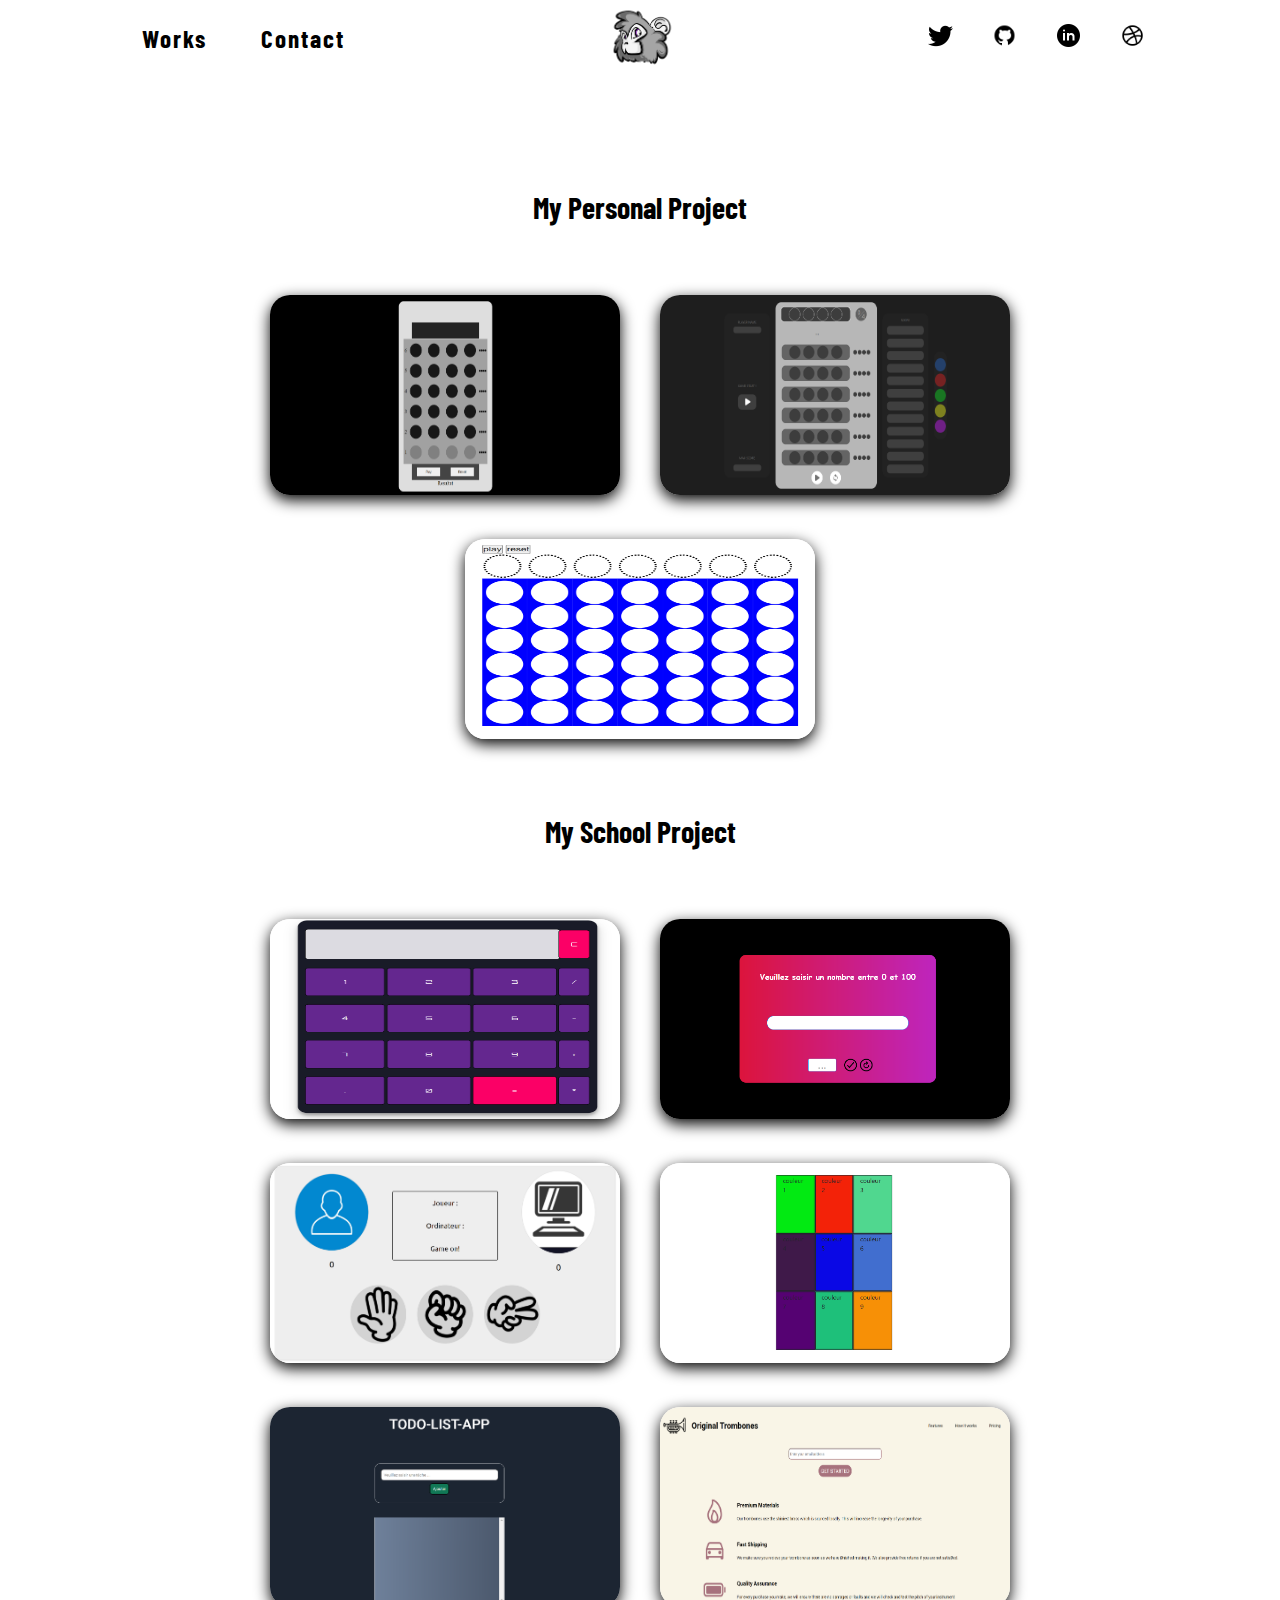
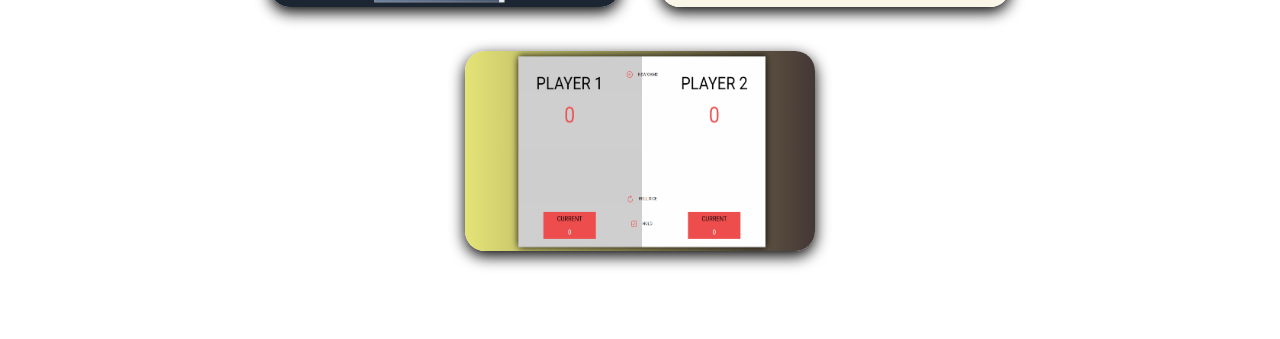
<file: docs/index.html>
<!DOCTYPE html>
<html lang="fr"> 
<head>
    <meta charset="UTF-8"> 
    <meta http-equiv="X-UA-Compatible" content="IE=edge">
    <meta name="viewport" content="width=device-width, initial-scale=1.0">
    <title>Lorenzo Bosi</title> 
    <meta name="author" content="Lorenzo">
    <meta name="description" content="Portofolio de Lorenzo Bosi"> 
    <link rel="stylesheet" href="css/style.css">
    <link rel="preconnect" href="https://fonts.googleapis.com">
    <link rel="preconnect" href="https://fonts.gstatic.com" crossorigin>
    <link href="https://fonts.googleapis.com/css2?family=Playfair+Display:ital,wght@0,400;0,500;0,600;0,700;0,800;0,900;1,400;1,500;1,600;1,700;1,800;1,900&display=swap" rel="stylesheet">
    <link rel="preconnect" href="https://fonts.googleapis.com">
    <link rel="preconnect" href="https://fonts.gstatic.com" crossorigin>
    <link href="https://fonts.googleapis.com/css2?family=Barlow+Condensed:ital,wght@0,100;0,200;0,300;0,400;0,500;0,600;0,700;0,800;0,900;1,100;1,200;1,300;1,400;1,500;1,600;1,700;1,800;1,900&display=swap" rel="stylesheet">
</head>
<body> 
    <header>
        <nav>
            <a href="#works">Works</a>
            <a href="#contact">Contact</a>
        </nav>
        <img src="img/logo_kophe.png" alt="Logo forme de singe" width="75">
        <ul>
            <li><img src="img/icons8-twitter-100.png" alt="logo twitter" width="25"></li>
            <li><img src="img/icons8-github-120.png" alt="logo github" width="25"></li>
            <li><img src="img/icons8-linkedin-circled-100.png" alt="logo linkedin" width="25"></li>
            <li><img src="img/icons8-dribbble-128.png" alt="logo dribbble" width="25"></li>
        </ul>
    </header>

    <main>
        <h2>My Personal Project</h2>
        <div>
            <a href="../Games_Web/MasterMindV1/index.html"><img src="img/mastermindv1.png" alt=""></a>
            <a href="../Games_Web/MasterMindV2/index.html"><img src="img/mastermindv2.png" alt="" ></a>
            <a href="../Games_Web/puissance4-V1/index.html"><img src="img/puissance4.png" alt="" ></a>
        </div>

        <h2>My School Project</h2>
        <div>
            <a href="../../Doranco_Study/02-javascript_cours/EXO/calculatrice/index.html"><img src="img/calculatrice.png" alt="" ></a>
            <a href="../../Doranco_Study/02-javascript_cours/EXO/find_random_number/"><img src="img/findthenumber.png" alt=""></a>
            <a href="../../Doranco_Study/02-javascript_cours/EXO/pierre_papier_ciseau/"><img src="img/pierrepapierciseau.png" alt=""></a>
            <a href="../../Doranco_Study/03-jquery/EXO/03.exo-randomColor/index.html"><img src="img/randomcolor.png" alt=""></a>
            <a href="../../Doranco_Study/05-sass-html-css/EXO/04.exo/01.toDoList/index.html"><img src="img/todolist.png" alt=""></a>
            <a href="../../Doranco_Study/05-sass-html-css/EXO/04.exo/02.product-landing/index.html"><img src="img/templatesass.png" alt=""></a>
            <a href="../../Doranco_Study/05-sass-html-css/EXO/04.exo/03.rollDice/index.html"><img src="img/rolldice.png" alt=""></a>
        </div>
    </main>


</body>
</html>
</file>
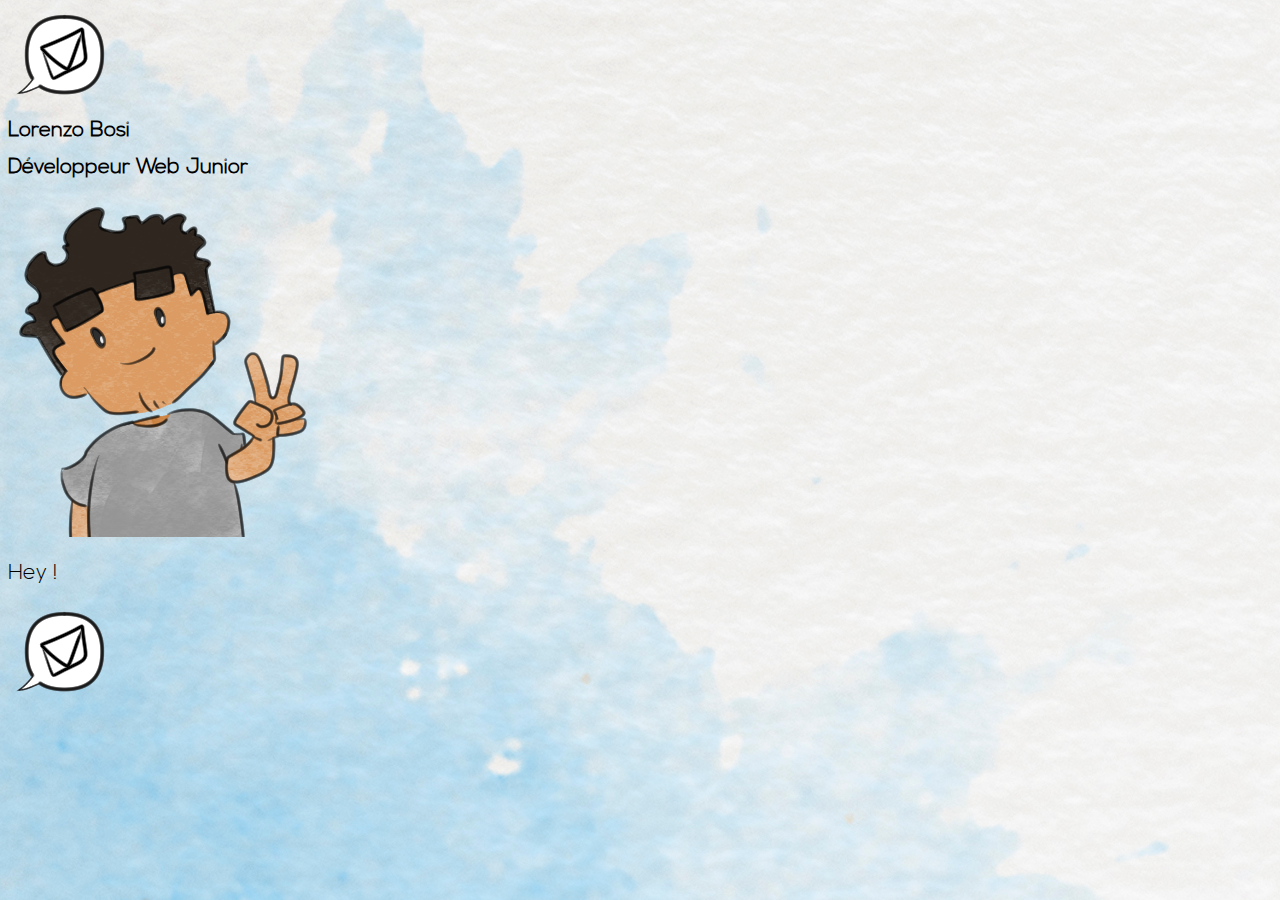
<file: CV/cv_js/index.html>
<!DOCTYPE html>
<html lang="fr">
    <head>
        <meta charset="utf-8" />
        <link rel="stylesheet" href="style.css" />
        <title>Lorenzo Bosi</title>
    </head>

    <body>
        <div id="bloc_page">
           
            <nav id="mySidenav" class="sidenav">
              <a id="closeBtn" href="#" class="close">&times;</a>
                  <ul>
                    <li><a href="#">Home</a></li>
                    <li><a href="#">Présentation</a></li>
                    <li><a href="#">Compétences</a></li>
                    <li><a href="#">Projets</a></li>
                    <li><a href="#">Contact</a></li>
                  </ul>
            </nav>
                <a href="#" id="openBtn"><img src="img/bulle_mail.png"></a>

            <div>
                <h1 id="name">Lorenzo Bosi</h1>
                <h2>Développeur Web Junior</h2>
            </div>

            <footer>
                <div><img src="img/kophe_yo.png"><p>Hey !</p>
                </div>

                <div><a href="#" id="bulle_mail"><img src="img/bulle_mail.png"></a></div>
            </footer>

        </div>
    </body>
</html>
</file>
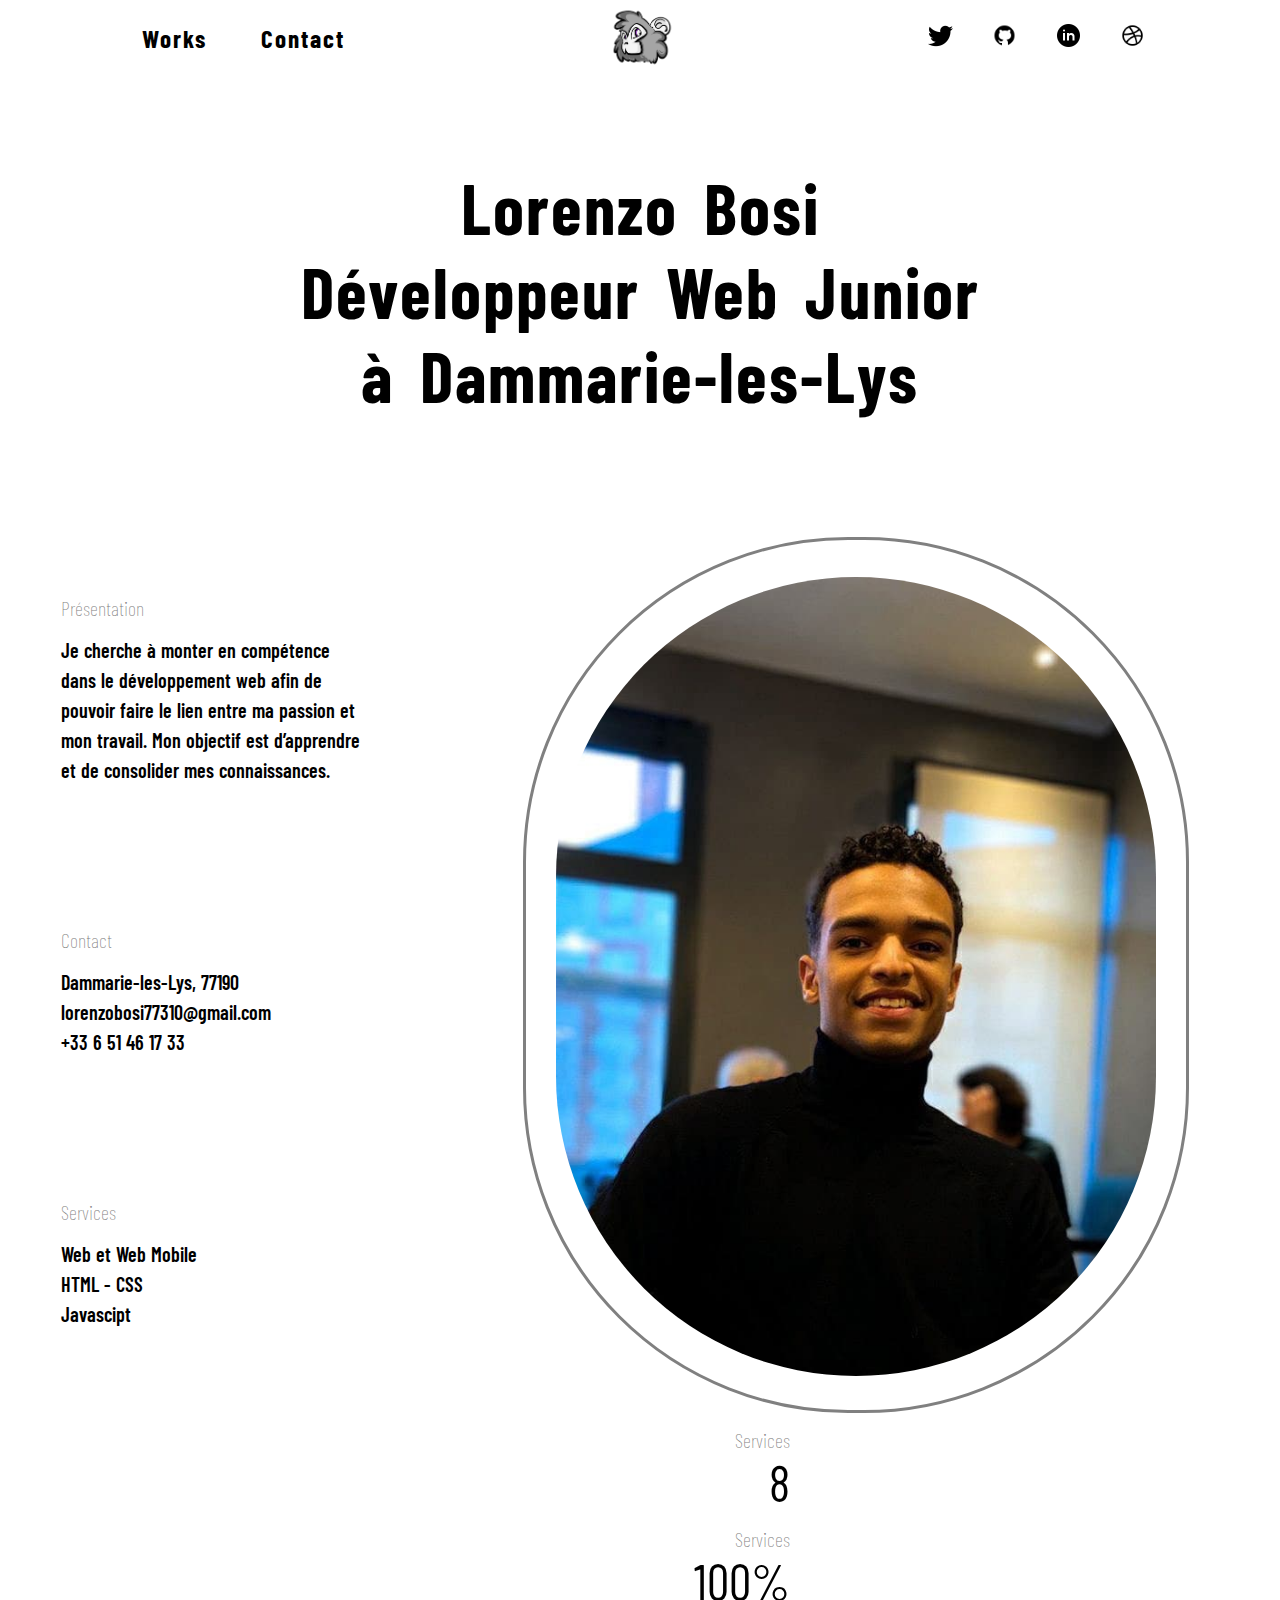
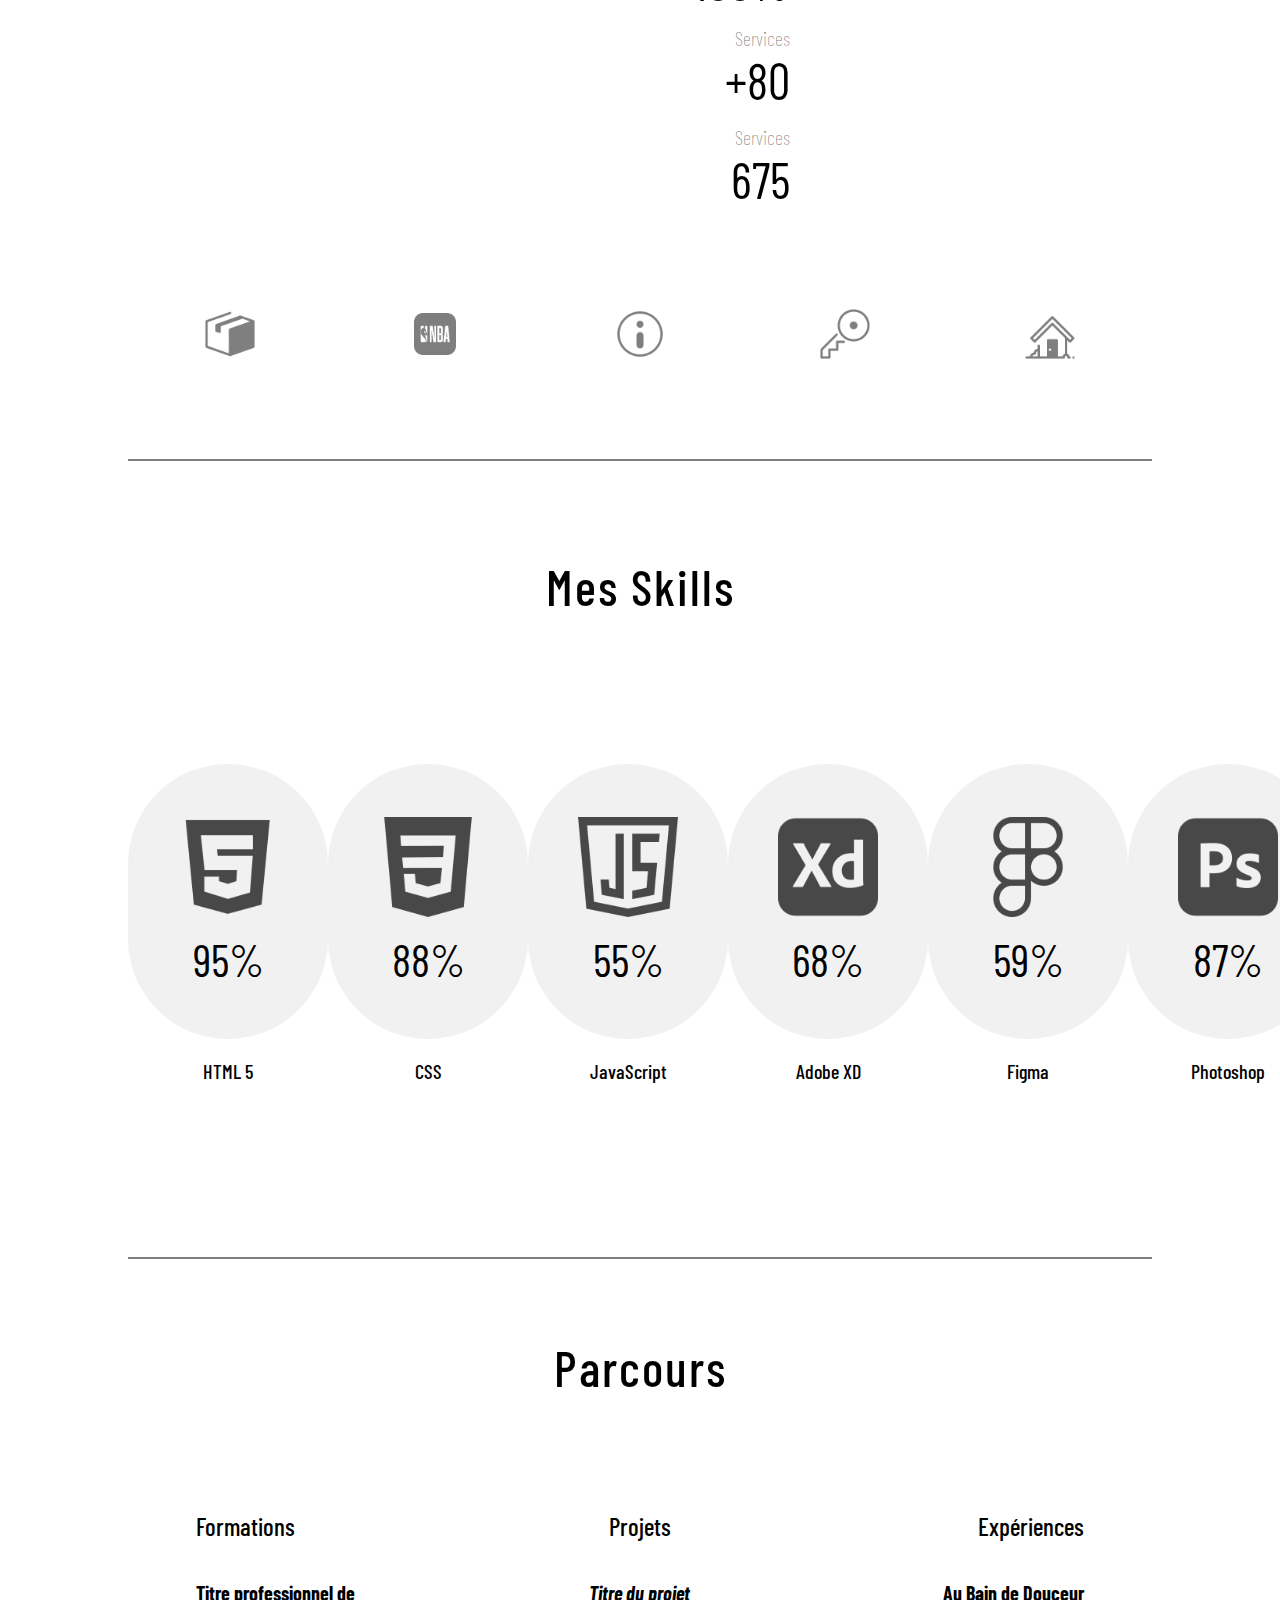
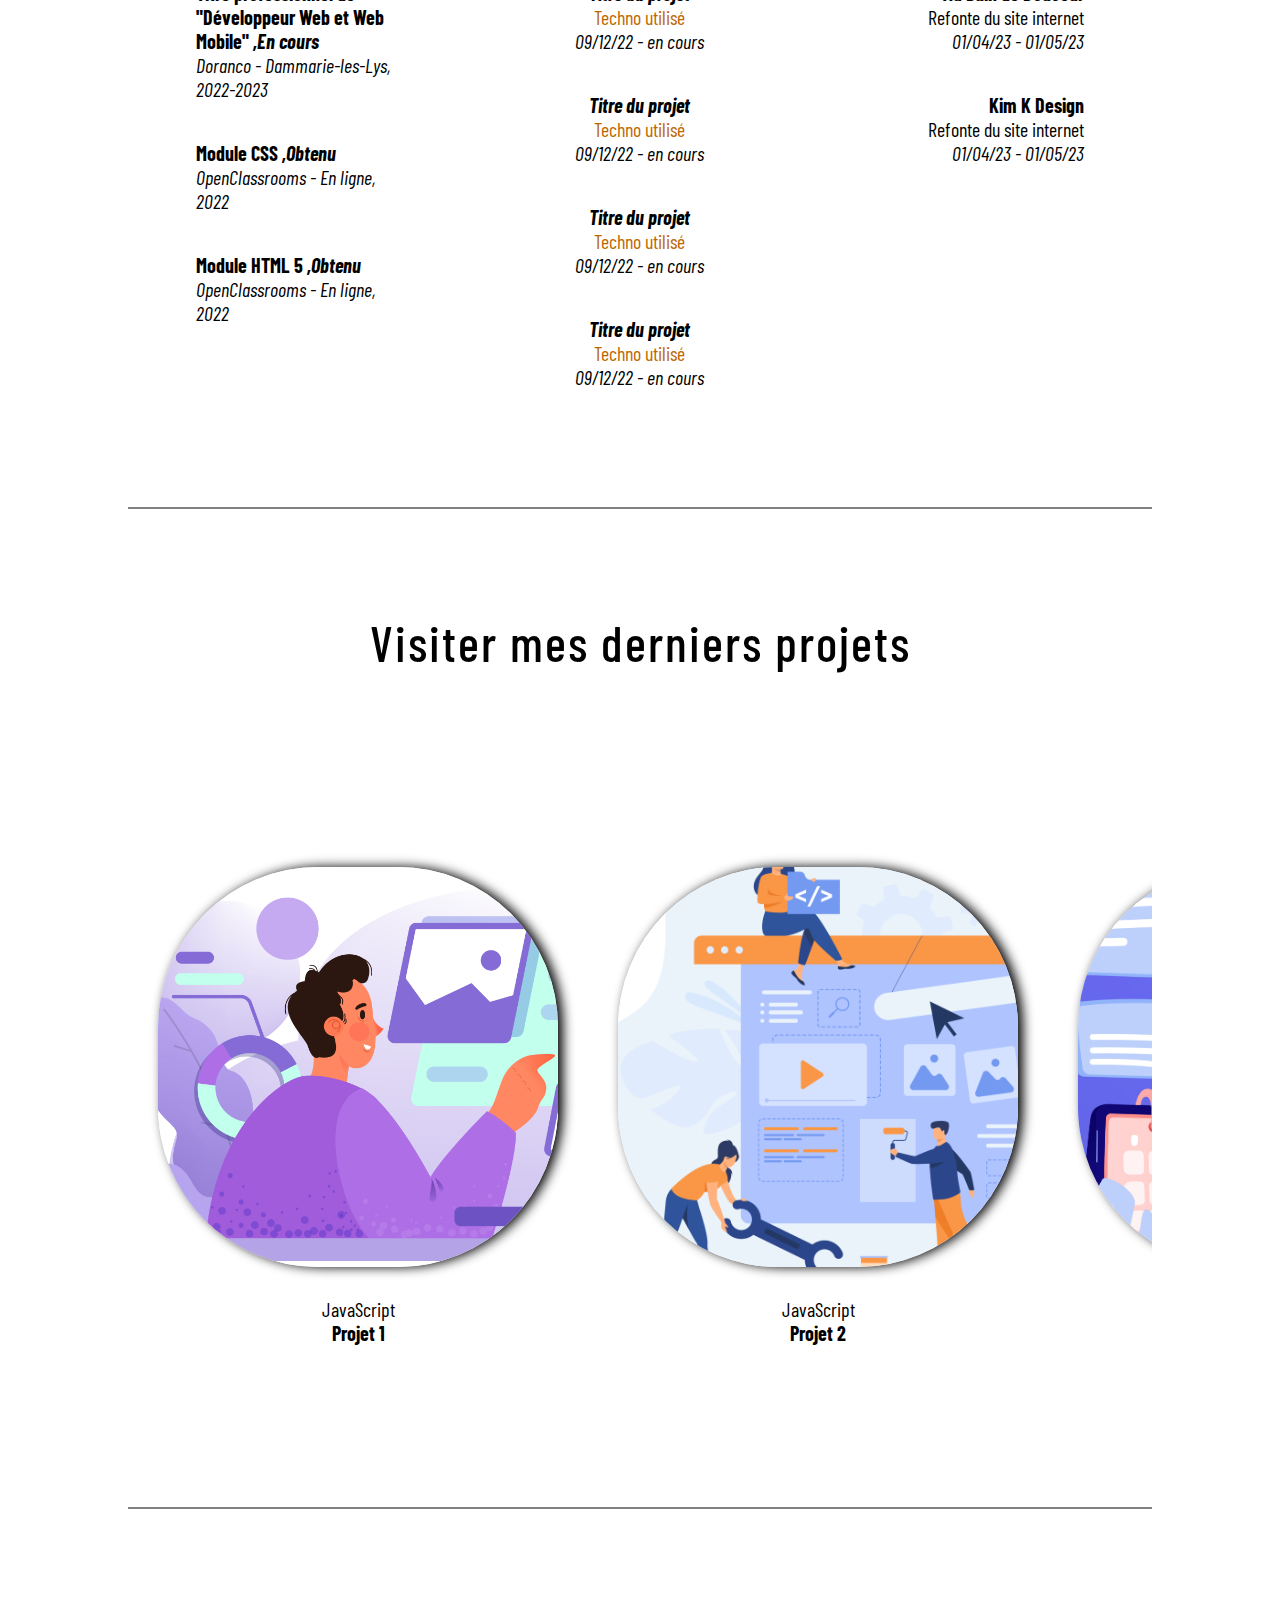
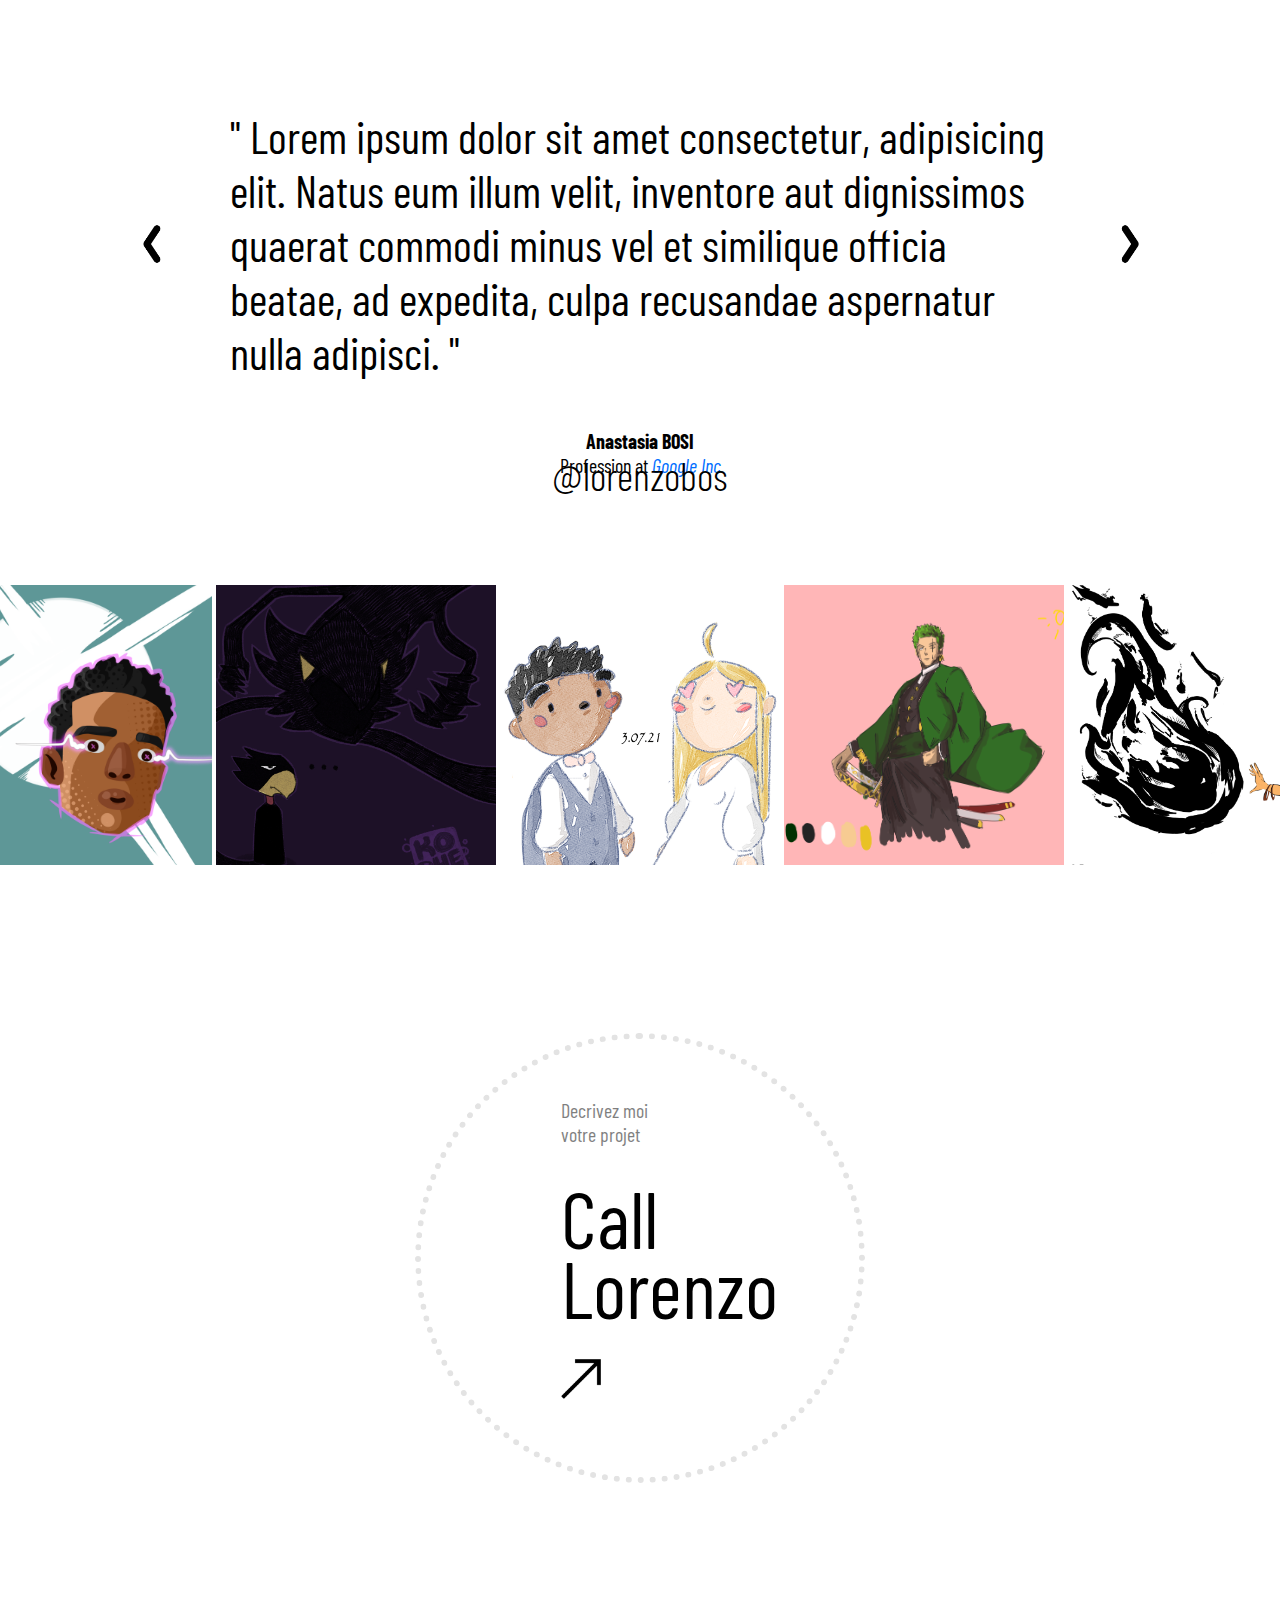
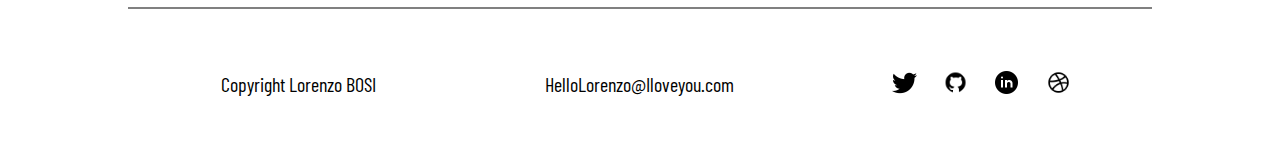
<file: CV/cv_portofolio_2023/index.html>
<!DOCTYPE html>
<html lang="fr"> 
<head>
    <meta charset="UTF-8"> 
    <meta http-equiv="X-UA-Compatible" content="IE=edge">
    <meta name="viewport" content="width=device-width, initial-scale=1.0">
    <title>Lorenzo Bosi</title> 
    <meta name="author" content="Lorenzo">
    <meta name="description" content="Portofolio de Lorenzo Bosi"> 
    <link rel="stylesheet" href="css/style.css">
    <link rel="preconnect" href="https://fonts.googleapis.com">
    <link rel="preconnect" href="https://fonts.gstatic.com" crossorigin>
    <link href="https://fonts.googleapis.com/css2?family=Playfair+Display:ital,wght@0,400;0,500;0,600;0,700;0,800;0,900;1,400;1,500;1,600;1,700;1,800;1,900&display=swap" rel="stylesheet">
    <link rel="preconnect" href="https://fonts.googleapis.com">
    <link rel="preconnect" href="https://fonts.gstatic.com" crossorigin>
    <link href="https://fonts.googleapis.com/css2?family=Barlow+Condensed:ital,wght@0,100;0,200;0,300;0,400;0,500;0,600;0,700;0,800;0,900;1,100;1,200;1,300;1,400;1,500;1,600;1,700;1,800;1,900&display=swap" rel="stylesheet">
</head>
<body> 
    <header>
        <nav>
            <a href="#works">Works</a>
            <a href="#contact">Contact</a>
        </nav>
        <img src="img/logo_kophe.png" alt="Logo forme de singe" width="75">
        <ul>
            <li><img src="img/icons8-twitter-100.png" alt="logo twitter" width="25"></li>
            <li><img src="img/icons8-github-120.png" alt="logo github" width="25"></li>
            <li><img src="img/icons8-linkedin-circled-100.png" alt="logo linkedin" width="25"></li>
            <li><img src="img/icons8-dribbble-128.png" alt="logo dribbble" width="25"></li>
        </ul>
    </header>

    <main>
        <h1>Lorenzo Bosi<br>Développeur Web Junior<br>à Dammarie-les-Lys</h1>
        <section>
            <div id="presentation"  class="presentation">
                <div>
                    <h3>Présentation</h3>
                    <p>Je cherche à monter en compétence dans le développement web afin de pouvoir faire le lien entre ma passion et mon travail. Mon objectif est d’apprendre et de consolider mes connaissances.</p>
                </div>
                <div>
                    <h3>Contact</h3>
                    <p>Dammarie-les-Lys, 77190<br>lorenzobosi77310@gmail.com<br>+33 6 51 46 17 33</p>
                </div>
                <div>
                    <h3>Services</h3>
                    <p>Web et Web Mobile<br>HTML - CSS<br>Javascipt</p>
                </div>
            </div>

            <div id="contour">
                <img src="img/lorenzo_pro.jpg" alt="photo de profil" width="600">
            </div>

            <div id="presentation2"  class="presentation">
                <div>
                    <h3>Services</h3>
                    <p>8</p>
                </div>
                <div>
                    <h3>Services</h3>
                    <p>100%</p>
                </div>
                <div>
                    <h3>Services</h3>
                    <p>+80</p>
                </div>
                <div>
                    <h3>Services</h3>
                    <p>675</p>
                </div>
            </div>
            <div id="societe">
                <img src="img/icons8-box-256.png" alt="box" width="50px">
                <img src="img/icons8-nba-app-150.png" alt="nba" width="50px">
                <img src="img/icons8-info-256.png" alt="info" width="50px">
                <img src="img/icons8-key-256.png" alt="key" width="50px">
                <img src="img/icons8-home-256.png" alt="home" width="50px">
            </div>
        </section>

        <section id="skills">
            <h2>Mes Skills</h2>
            <div class="skills">
                <div>
                    <div class="html5">
                        <img src="img/html5 (2).png" alt="html5" width="100">
                        <p>95%</p>
                    </div>
                    <h4>HTML 5</h4>
                </div>

                <div>
                    <div class="css">
                        <img src="img/css-3 (1).png" alt="css" width="100">
                        <p>88%</p>
                    </div>
                    <h4>CSS</h4>
                </div>

                <div>
                    <div class="javascript">
                        <img src="img/script-java (1).png" alt="javascript" width="100">
                        <p>55%</p>
                    </div>
                    <h4>JavaScript</h4>
                </div>

                <div>
                    <div class="xd">
                        <img src="img/xd (1).png" alt="adobe xd" width="100">
                        <p>68%</p>
                    </div>
                    <h4>Adobe XD</h4>
                </div>

                <div>
                    <div class="figma">
                        <img src="img/figma (2).png" alt="figma" width="100">
                        <p>59%</p>
                    </div>
                    <h4>Figma</h4>
                </div>

                <div>
                    <div class="photoshop">
                        <img src="img/photoshop (1).png" alt="photoshop" width="100">
                        <p>87%</p>
                    </div>
                    <h4>Photoshop</h4>
                </div>
            </div>
        </section>

        <section class="parcours">
            <h2>Parcours</h2>
            <div>
                <div class="formations">
                    <h3>Formations</h3>
                    <div>
                        <h5>Titre professionnel de "Développeur Web et Web Mobile" <em>,En cours</em></h5>
                        <p class="date">Doranco - Dammarie-les-Lys, 2022-2023</p>
                    </div>
                    <div>
                        <h5>Module CSS <em>,Obtenu</em></h5>
                        <p class="date">OpenClassrooms - En ligne, 2022</p>
                    </div>
                    <div>
                        <h5>Module HTML 5 <em>,Obtenu</em></h5>
                        <p class="date">OpenClassrooms - En ligne, 2022</p>
                    </div>
                </div>

                <div class="projets">
                    <h3>Projets</h3>
                    <div>
                        <h5><a href="">Titre du projet</a></h5>
                        <p class="techno">Techno utilisé</p>
                        <p class="date">09/12/22 - en cours</p>
                    </div>
                    <div>
                        <h5><a href="">Titre du projet</a></h5>
                        <p class="techno">Techno utilisé</p>
                        <p class="date">09/12/22 - en cours</p>
                    </div>
                    <div>
                        <h5><a href="">Titre du projet</a></h5>
                        <p class="techno">Techno utilisé</p>
                        <p class="date">09/12/22 - en cours</p>
                    </div>
                    <div>
                        <h5><a href="">Titre du projet</a></h5>
                        <p class="techno">Techno utilisé</p>
                        <p class="date">09/12/22 - en cours</p>
                    </div>
                </div>

                <div class="experiences">
                    <h3>Expériences</h3>
                    <div>
                        <h5>Au Bain de Douceur</h5>
                        <p>Refonte du site internet</p>
                        <p class="date">01/04/23 - 01/05/23</p>
                    </div>
                    <div>
                        <h5>Kim K Design</h5>
                        <p>Refonte du site internet</p>
                        <p class="date">01/04/23 - 01/05/23</p>
                    </div>
                </div>
            </div>
        </section>

        <section id="lastproject">
            <h2>Visiter mes derniers projets</h2>
            <div class="lastproject">
                <ul>
                    <li>
                        <a href="#"><div class="image1"></div></a>
                        <p>JavaScript</p>
                        <h4>Projet 1</h4>
                    </li>
                    <li>
                        <a href="#"><div class="image2"></div></a>
                        <p>JavaScript</p>
                        <h4>Projet 2</h4>
                    </li>
                    <li>
                        <a href="#"><div class="image3"></div></a>
                        <p>JavaScript</p>
                        <h4>Projet 3</h4>
                    </li>
                    <li>
                        <a href="#"><div class="image4"></div></a>
                        <p>JavaScript</p>
                        <h4>Projet 4</h4>
                    </li>
                    <li>
                        <a href="#"><div class="image5"></div></a>
                        <p>JavaScript</p>
                        <h4>Projet 5</h4>
                    </li>
                </ul>
            </div>
        </section>
    </main>

    <footer>
        <section>
            <div>
                <div class="commentary">
                    <img src="img/icons8-chevron-left-96.png" alt="fleche gauche" width="50">
                    <p>" Lorem ipsum dolor sit amet consectetur, adipisicing elit. Natus eum illum velit, inventore aut dignissimos quaerat commodi minus vel et similique officia beatae, ad expedita, culpa recusandae aspernatur nulla adipisci. "</p>
                    <img src="img/icons8-chevron-right-96.png" alt="fleche droite" width="50">
                </div>
                <div class="name">
                    <p>Anastasia BOSI</p>
                    <p>Profession at <em>Google Inc</em></p>
                </div>
            </div>

            <div class="insta">
                <p>@lorenzobos</p>
                <div>
                    <div class="photo1"></div>
                    <div class="photo2"></div>
                    <div class="photo3"></div>
                    <div class="photo4"></div>
                    <div class="photo5"></div>
                </div>
            </div>

            <div class="cercle">
                <div>
                    <p>Decrivez moi <br> votre projet</p>
                    <h4>Call<br>Lorenzo</h4>
                    <img src="img/right-up.png" alt="fleche diagonal" width="40">
                </div>
            </div>
        </section>

        <section class="mention_legal">
            <p>Copyright Lorenzo BOSI</p>
            <p>HelloLorenzo@Iloveyou.com</p>
            <ul>
                <li><img src="img/icons8-twitter-100.png" alt="logo twitter" width="25"></li>
                <li><img src="img/icons8-github-120.png" alt="logo github" width="25"></li>
                <li><img src="img/icons8-linkedin-circled-100.png" alt="logo linkedin" width="25"></li>
                <li><img src="img/icons8-dribbble-128.png" alt="logo dribbble" width="25"></li>
            </ul>
        </section>
    </footer>


</body>
</html>
</file>
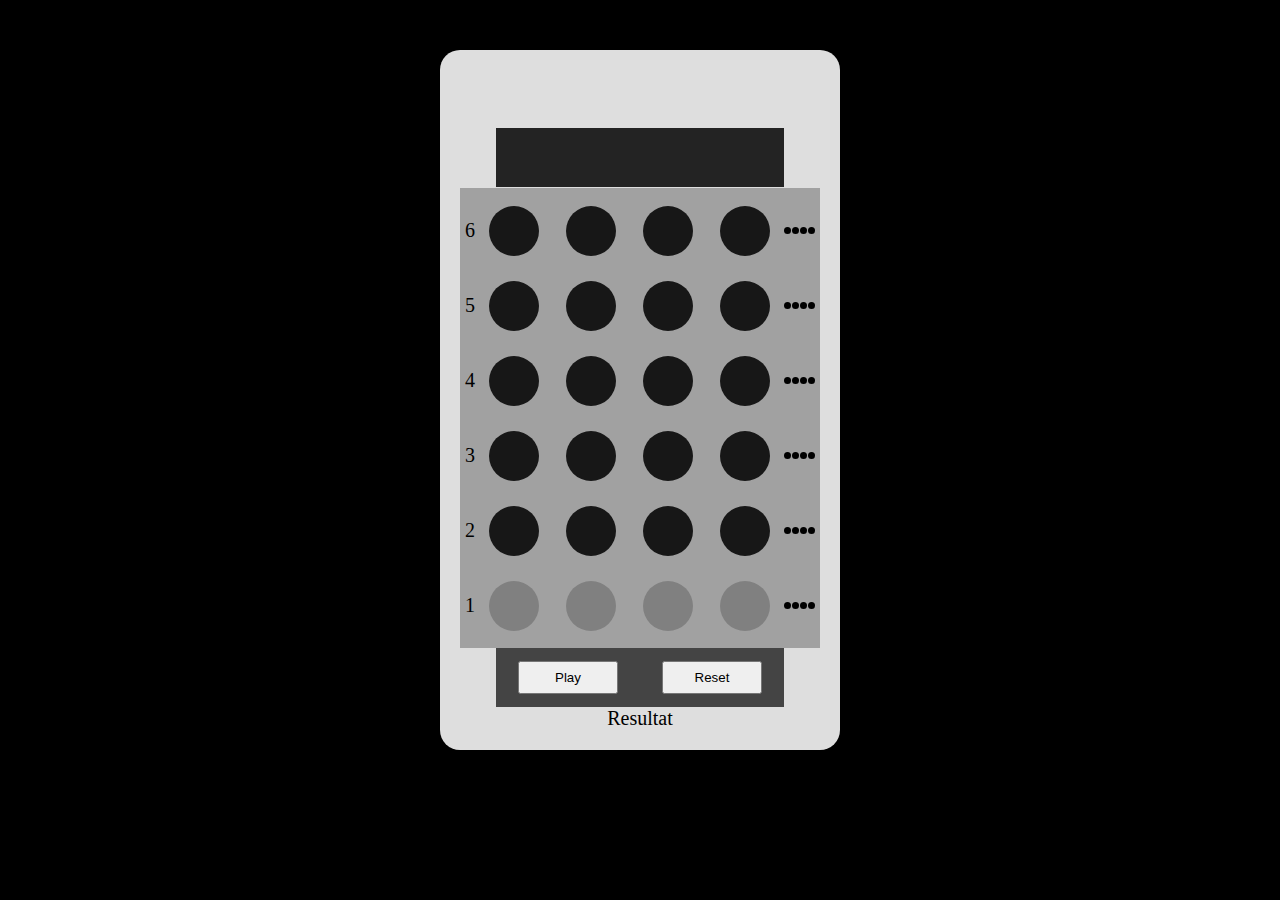
<file: Games_Web/MasterMindV1/index.html>
<!DOCTYPE html>
<html lang="fr">
<head>
    <meta charset="UTF-8">
    <meta http-equiv="X-UA-Compatible" content="IE=edge">
    <meta name="viewport" content="width=device-width, initial-scale=1.0">
    <title>MasterMind</title>
    <link rel="stylesheet" href="style.css">
</head>
<body>

    <main>
        <div id="codeSecretCache"></div>

        <div id="codeSecret">
            <div class="rondSecret" id="rond1"></div>
            <div class="rondSecret" id="rond2"></div>
            <div class="rondSecret" id="rond3"></div>
            <div class="rondSecret" id="rond4"></div>
        </div>

        <div id="proposition">
            <div class="essai" id="essai6">
                <p>6</p>
                <div id="proposition6">
                    <div class="rond"></div>
                    <div class="rond"></div>
                    <div class="rond"></div>
                    <div class="rond"></div> 
                </div>
                <div id="indicateur6">
                    <div class="rondPetit"></div>
                    <div class="rondPetit"></div>
                    <div class="rondPetit"></div>
                    <div class="rondPetit"></div>
                </div>
            </div>

            <div class="essai" id="essai5">
                <p>5</p>
                <div id="proposition5">
                    <div class="rond"></div>
                    <div class="rond"></div>
                    <div class="rond"></div>
                    <div class="rond"></div> 
                </div>
                <div id="indicateur5">
                    <div class="rondPetit"></div>
                    <div class="rondPetit"></div>
                    <div class="rondPetit"></div>
                    <div class="rondPetit"></div>
                </div>
            </div>

            <div class="essai" id="essai4">
                <p>4</p>
                <div id="proposition4">
                    <div class="rond"></div>
                    <div class="rond"></div>
                    <div class="rond"></div>
                    <div class="rond"></div> 
                </div>
                <div id="indicateur4">
                    <div class="rondPetit"></div>
                    <div class="rondPetit"></div>
                    <div class="rondPetit"></div>
                    <div class="rondPetit"></div>
                </div>
            </div>

            <div class="essai" id="essai3">
                <p>3</p>
                <div id="proposition3">
                    <div class="rond"></div>
                    <div class="rond"></div>
                    <div class="rond"></div>
                    <div class="rond"></div> 
                </div>
                <div id="indicateur3">
                    <div class="rondPetit"></div>
                    <div class="rondPetit"></div>
                    <div class="rondPetit"></div>
                    <div class="rondPetit"></div>
                </div>
            </div>

            <div class="essai" id="essai2">
                <p>2</p>
                <div id="proposition2">
                    <div class="rond"></div>
                    <div class="rond"></div>
                    <div class="rond"></div>
                    <div class="rond"></div> 
                </div>
                <div id="indicateur2">
                    <div class="rondPetit"></div>
                    <div class="rondPetit"></div>
                    <div class="rondPetit"></div>
                    <div class="rondPetit"></div>
                </div>
            </div>
            
            <div class="essai" id="essai1">
                <p>1</p>
                <div id="proposition1">
                    <div class="rond"></div>
                    <div class="rond"></div>
                    <div class="rond"></div>
                    <div class="rond"></div> 
                </div>
                <div id="indicateur1">
                    <div class="rondPetit"></div>
                    <div class="rondPetit"></div>
                    <div class="rondPetit"></div>
                    <div class="rondPetit"></div>
                </div>
            </div>
        </div>

        <div id="boutons">
            <button id="play">Play</button>
            <button id="reset">Reset</button>
        </div>
        <p id="result">Resultat</p>
    </main>

    <script src="https://code.jquery.com/jquery-3.4.1.min.js"></script>
    <script src="scriptClean.js"></script>    
</body>
</html>
</file>
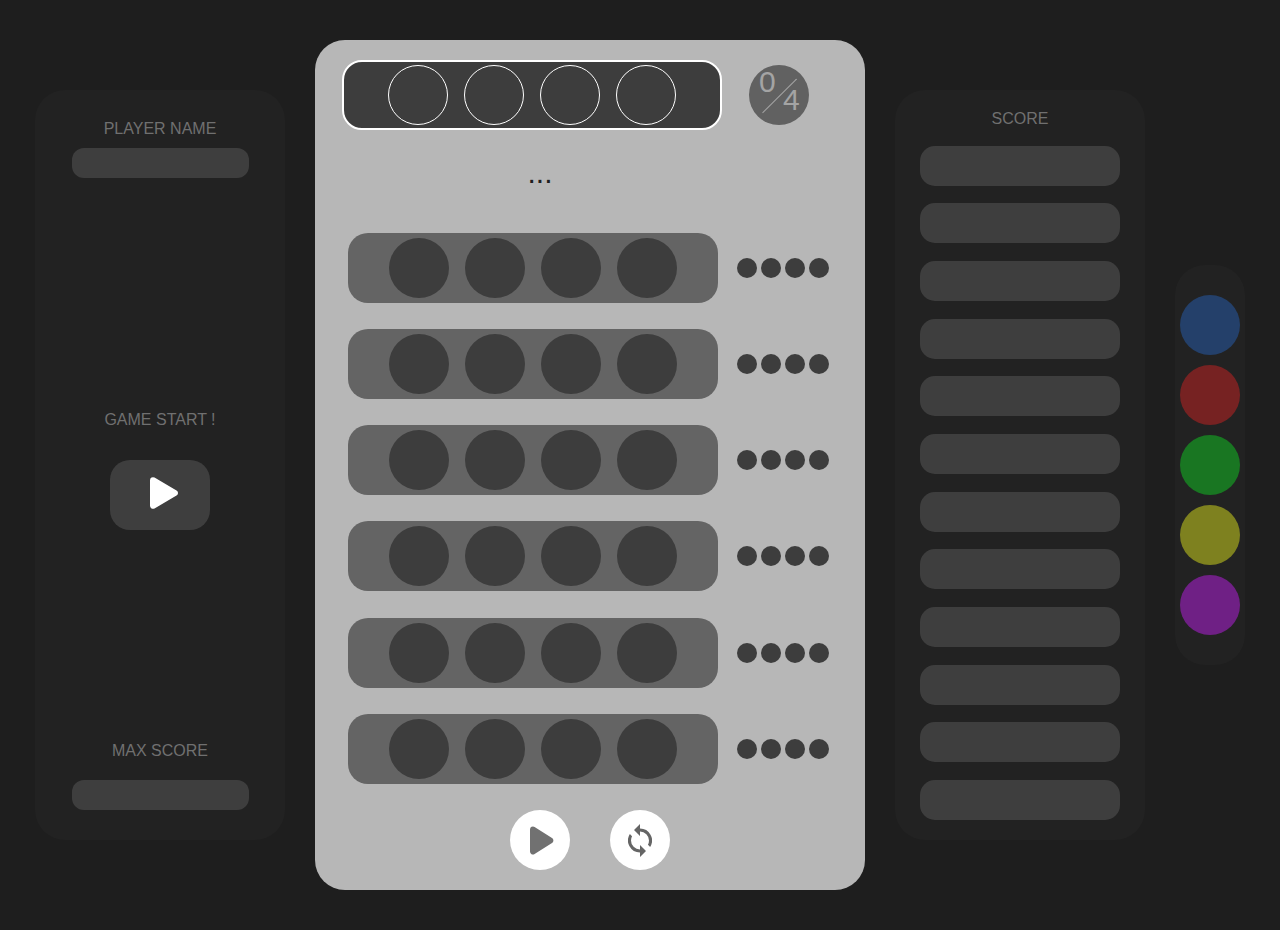
<file: Games_Web/MasterMindV2/index.html>
<!DOCTYPE html>
<html lang="fr">
<head>
    <meta charset="UTF-8">
    <meta http-equiv="X-UA-Compatible" content="IE=edge">
    <meta name="viewport" content="width=device-width, initial-scale=1.0">
    <title>MasterMind</title>
    <link rel="stylesheet" href="style.css">
</head>
<body>

<!-- ------------------------ HEADER ------------------------------ -->

    <header>

        <div>
            <p>Player Name</p>
            <input type="text" id="playerName">
        </div>

        <div>
            <p>Game Start !</p>
            <button id="buttonGameStart">
                <svg xmlns="http://www.w3.org/2000/svg" width="31" height="36" viewBox="0 0 31 36">
                    <path id="Polygone_1" data-name="Polygone 1" d="M15.406,4.468a3,3,0,0,1,5.189,0L33.383,26.494A3,3,0,0,1,30.789,31H5.211a3,3,0,0,1-2.594-4.506Z" transform="translate(31) rotate(90)" fill="#fff"/>
                  </svg>
                  
            </button>
        </div>

        <div id="maxScore">
            <p>Max Score</p>
            <input type="text">
        </div>

    </header>

<!-- ------------------------ MAIN ------------------------------ -->

    <main>

        <div id="cacheCodeSecret">
            <div class="rondCacheCodeSecret"></div>
            <div class="rondCacheCodeSecret"></div>
            <div class="rondCacheCodeSecret"></div>
            <div class="rondCacheCodeSecret"></div>
        </div>

    <!-- ------------- CODE SECRET ------------------- -->

        <div id="barreCodeSecret">
            <div id="codeSecret">
                <div class="rondSecret"></div>
                <div class="rondSecret"></div>
                <div class="rondSecret"></div>
                <div class="rondSecret"></div>
            </div>
    
            <div id="compteur">
                <p id="compteurNumber">0</p>
                <p id="compteurFixe">4</p>
                <div id="slash"></div>
            </div>
        </div>

    <!-- ------------- RESULTAT  ------------------- -->

        <p id="resultat">...</p>

    <!-- ------------- PROPOSITION ------------------- -->

        <div class="barre" id="barre6">
            <div class="proposition" id="proposition6">
                <div class="rond"></div>
                <div class="rond"></div>
                <div class="rond"></div>
                <div class="rond"></div>
            </div>
    
            <div class="information" id="information6">
                <div class="rondPetit"></div>
                <div class="rondPetit"></div>
                <div class="rondPetit"></div>
                <div class="rondPetit"></div>
            </div>    
        </div>

        <!-- -------------------------- -->

        <div class="barre" id="barre5">
            <div class="proposition" id="proposition5">
                <div class="rond"></div>
                <div class="rond"></div>
                <div class="rond"></div>
                <div class="rond"></div>
            </div>
    
            <div class="information" id="information5">
                <div class="rondPetit"></div>
                <div class="rondPetit"></div>
                <div class="rondPetit"></div>
                <div class="rondPetit"></div>
            </div>    
        </div>

        <!-- -------------------------- -->

        <div class="barre" id="barre4">
            <div class="proposition" id="proposition4">
                <div class="rond"></div>
                <div class="rond"></div>
                <div class="rond"></div>
                <div class="rond"></div>
            </div>
    
            <div class="information" id="information4">
                <div class="rondPetit"></div>
                <div class="rondPetit"></div>
                <div class="rondPetit"></div>
                <div class="rondPetit"></div>
            </div>    
        </div>

        <!-- -------------------------- -->

        <div class="barre" id="barre3">
            <div class="proposition" id="proposition3">
                <div class="rond"></div>
                <div class="rond"></div>
                <div class="rond"></div>
                <div class="rond"></div>
            </div>
    
            <div class="information" id="information3">
                <div class="rondPetit"></div>
                <div class="rondPetit"></div>
                <div class="rondPetit"></div>
                <div class="rondPetit"></div>
            </div>    
        </div>

        <!-- -------------------------- -->

        <div class="barre" id="barre2">
            <div class="proposition" id="proposition2">
                <div class="rond"></div>
                <div class="rond"></div>
                <div class="rond"></div>
                <div class="rond"></div>
            </div>
    
            <div class="information" id="information2">
                <div class="rondPetit"></div>
                <div class="rondPetit"></div>
                <div class="rondPetit"></div>
                <div class="rondPetit"></div>
            </div>    
        </div>

        <!-- -------------------------- -->

        <div class="barre" id="barre1">
            <div class="proposition" id="proposition1">
                <div class="rond"></div>
                <div class="rond"></div>
                <div class="rond"></div>
                <div class="rond"></div>
            </div>
    
            <div class="information" id="information1">
                <div class="rondPetit"></div>
                <div class="rondPetit"></div>
                <div class="rondPetit"></div>
                <div class="rondPetit"></div>
            </div>    
        </div>

    <!-- ------------- BOUTON ------------------- -->

        <div id="barreBouton">

            <button id="play">
                <svg xmlns="http://www.w3.org/2000/svg" width="26" height="33" viewBox="0 0 26 33">
                    <path id="Polygone_2" data-name="Polygone 2" d="M13.967,3.991a3,3,0,0,1,5.066,0l11.043,17.4A3,3,0,0,1,27.543,26H5.457a3,3,0,0,1-2.533-4.607Z" transform="translate(26) rotate(90)" fill="#717171"/>
                  </svg>                  
            </button>

            <button id="reset">
                <svg xmlns="http://www.w3.org/2000/svg" width="24" height="33" viewBox="0 0 24 33">
                    <path id="Icon_material-loop" data-name="Icon material-loop" d="M18,6V1.5l-6,6,6,6V9a9.007,9.007,0,0,1,9,9,8.806,8.806,0,0,1-1.05,4.2l2.19,2.19A11.979,11.979,0,0,0,18,6Zm0,21a9.007,9.007,0,0,1-9-9,8.806,8.806,0,0,1,1.05-4.2L7.86,11.61A11.979,11.979,0,0,0,18,30v4.5l6-6-6-6Z" transform="translate(-6 -1.5)" fill="#656565"/>
                  </svg>                  
            </button>

        </div>

    </main>


<!-- ----------------------- SECTION ------------------------------- -->

    <section>

        <p>Score</p>


        <label for=""></label>
        <label for=""></label>
        <label for=""></label>
        <label for=""></label>
        <label for=""></label>
        <label for=""></label>
        <label for=""></label>
        <label for=""></label>
        <label for=""></label>
        <label for=""></label>
        <label for=""></label>
        <label for=""></label>

    </section>

<!-- ----------------------- FOOTER ------------------------------- -->

    <footer>

        <div class="colorPicker" id="blue"></div>
        <div class="colorPicker" id="red"></div>
        <div class="colorPicker" id="green"></div>
        <div class="colorPicker" id="yellow"></div>
        <div class="colorPicker" id="purple"></div>

    </footer>



    <!-- <main>
        <div id="codeSecret">
            <div class="rondSecret" id="rond1"></div>
            <div class="rondSecret" id="rond2"></div>
            <div class="rondSecret" id="rond3"></div>
            <div class="rondSecret" id="rond4"></div>
        </div>

        <div id="proposition">
            <div class="essai" id="essai6">
                <p>6</p>
                <div id="test1">
                    <div class="rond"></div>
                    <div class="rond"></div>
                    <div class="rond"></div>
                    <div class="rond"></div> 
                </div>
                <div>
                    <div class="rondPetit"></div>
                    <div class="rondPetit"></div>
                    <div class="rondPetit"></div>
                    <div class="rondPetit"></div>
                </div>
            </div>

            <div class="essai" id="essai5">
                <p>5</p>
                <div>
                    <div class="rond"></div>
                    <div class="rond"></div>
                    <div class="rond"></div>
                    <div class="rond"></div> 
                </div>
                <div>
                    <div class="rondPetit"></div>
                    <div class="rondPetit"></div>
                    <div class="rondPetit"></div>
                    <div class="rondPetit"></div>
                </div>
            </div>

            <div class="essai" id="essai4">
                <p>4</p>
                <div>
                    <div class="rond"></div>
                    <div class="rond"></div>
                    <div class="rond"></div>
                    <div class="rond"></div> 
                </div>
                <div>
                    <div class="rondPetit"></div>
                    <div class="rondPetit"></div>
                    <div class="rondPetit"></div>
                    <div class="rondPetit"></div>
                </div>
            </div>

            <div class="essai" id="essai3">
                <p>3</p>
                <div>
                    <div class="rond"></div>
                    <div class="rond"></div>
                    <div class="rond"></div>
                    <div class="rond"></div> 
                </div>
                <div>
                    <div class="rondPetit"></div>
                    <div class="rondPetit"></div>
                    <div class="rondPetit"></div>
                    <div class="rondPetit"></div>
                </div>
            </div>

            <div class="essai" id="essai2">
                <p>2</p>
                <div>
                    <div class="rond"></div>
                    <div class="rond"></div>
                    <div class="rond"></div>
                    <div class="rond"></div> 
                </div>
                <div>
                    <div class="rondPetit"></div>
                    <div class="rondPetit"></div>
                    <div class="rondPetit"></div>
                    <div class="rondPetit"></div>
                </div>
            </div>
            
            <div class="essai" id="essai1">
                <p>1</p>
                <div id="proposition1">
                    <div class="rond"></div>
                    <div class="rond"></div>
                    <div class="rond"></div>
                    <div class="rond"></div> 
                </div>
                <div id="indicateur1">
                    <div class="rondPetit"></div>
                    <div class="rondPetit"></div>
                    <div class="rondPetit"></div>
                    <div class="rondPetit"></div>
                </div>
            </div>
        </div>

        <div id="boutons">
            <button id="play">Play</button>
            <button id="reset">Reset</button>
        </div>
        <p id="result">Resultat</p>
    </main> -->

    <script src="https://code.jquery.com/jquery-3.4.1.min.js"></script>
    <script src="scriptV6.js"></script>    
</body>
</html>
</file>
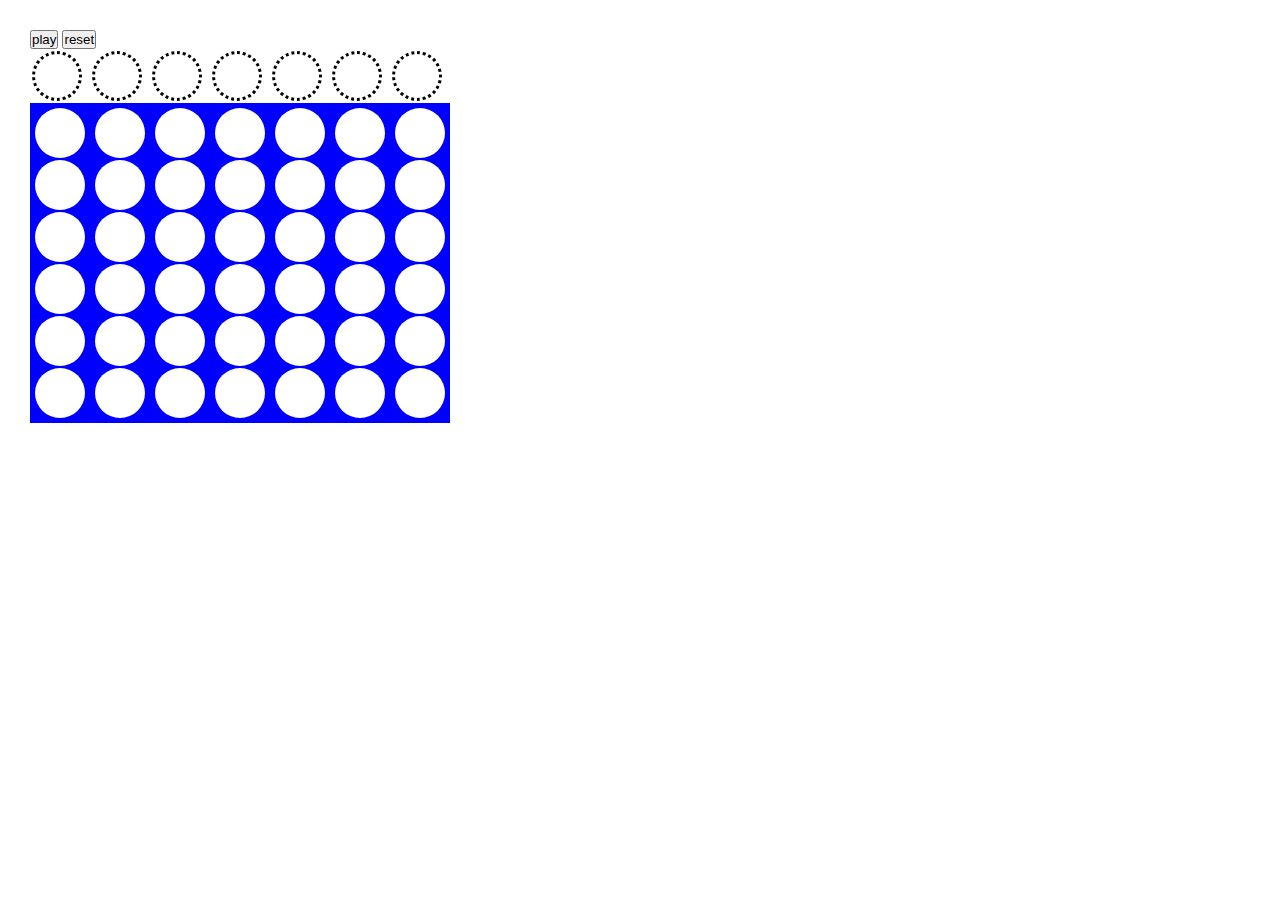
<file: Games_Web/puissance4-V1/index.html>
<!DOCTYPE html>
<html lang="fr"> 
<head>
    <meta charset="UTF-8"> 
    <meta http-equiv="X-UA-Compatible" content="IE=edge">
    <meta name="viewport" content="width=device-width, initial-scale=1.0">
    <title>Puissance 4</title> 
    <meta name="author" content="Lorenzo">
    <meta name="description" content="Description de la page"> 
    
    <link rel="stylesheet" href="style.css">
</head>
<body> 

    <header>
        <button id="play">play</button>
        <button id="reset">reset</button>
    </header>

    <main>
        <div class="colonne" id="colonne1">

            <div class="proposition" id="proposition1"></div>

            <div class="fondBleu" id="fondBleu1">
                <div class="rondBlanc"></div>
                <div class="rondBlanc"></div>
                <div class="rondBlanc"></div>
                <div class="rondBlanc"></div>
                <div class="rondBlanc"></div>
                <div class="rondBlanc"></div>
            </div>

        </div>

        <div class="colonne" id="colonne2">

            <div class="proposition" id="proposition2"></div>

            <div class="fondBleu" id="fondBleu2">
                <div class="rondBlanc"></div>
                <div class="rondBlanc"></div>
                <div class="rondBlanc"></div>
                <div class="rondBlanc"></div>
                <div class="rondBlanc"></div>
                <div class="rondBlanc"></div>
            </div>

        </div>

        <div class="colonne" id="colonne3">

            <div class="proposition" id="proposition3"></div>

            <div class="fondBleu" id="fondBleu3">
                <div class="rondBlanc"></div>
                <div class="rondBlanc"></div>
                <div class="rondBlanc"></div>
                <div class="rondBlanc"></div>
                <div class="rondBlanc"></div>
                <div class="rondBlanc"></div>
            </div>

        </div>

        <div class="colonne" id="colonne4">

            <div class="proposition" id="proposition4"></div>

            <div class="fondBleu" id="fondBleu4">
                <div class="rondBlanc"></div>
                <div class="rondBlanc"></div>
                <div class="rondBlanc"></div>
                <div class="rondBlanc"></div>
                <div class="rondBlanc"></div>
                <div class="rondBlanc"></div>
            </div>

        </div>

        <div class="colonne" id="colonne5">

            <div class="proposition" id="proposition5"></div>

            <div class="fondBleu" id="fondBleu5">
                <div class="rondBlanc"></div>
                <div class="rondBlanc"></div>
                <div class="rondBlanc"></div>
                <div class="rondBlanc"></div>
                <div class="rondBlanc"></div>
                <div class="rondBlanc"></div>
            </div>

        </div>

        <div class="colonne" id="colonne6">

            <div class="proposition" id="proposition6"></div>

            <div class="fondBleu" id="fondBleu6">
                <div class="rondBlanc"></div>
                <div class="rondBlanc"></div>
                <div class="rondBlanc"></div>
                <div class="rondBlanc"></div>
                <div class="rondBlanc"></div>
                <div class="rondBlanc"></div>
            </div>

        </div>

        <div class="colonne" id="colonne7">

            <div class="proposition" id="proposition7"></div>

            <div class="fondBleu" id="fondBleu7">
                <div class="rondBlanc"></div>
                <div class="rondBlanc"></div>
                <div class="rondBlanc"></div>
                <div class="rondBlanc"></div>
                <div class="rondBlanc"></div>
                <div class="rondBlanc"></div>
            </div>

        </div>
    </main>

    
    <script src="https://code.jquery.com/jquery-3.4.1.min.js"></script>
    <script src="scriptVersionBazarV2.js"></script>
</body>
</html>
</file>
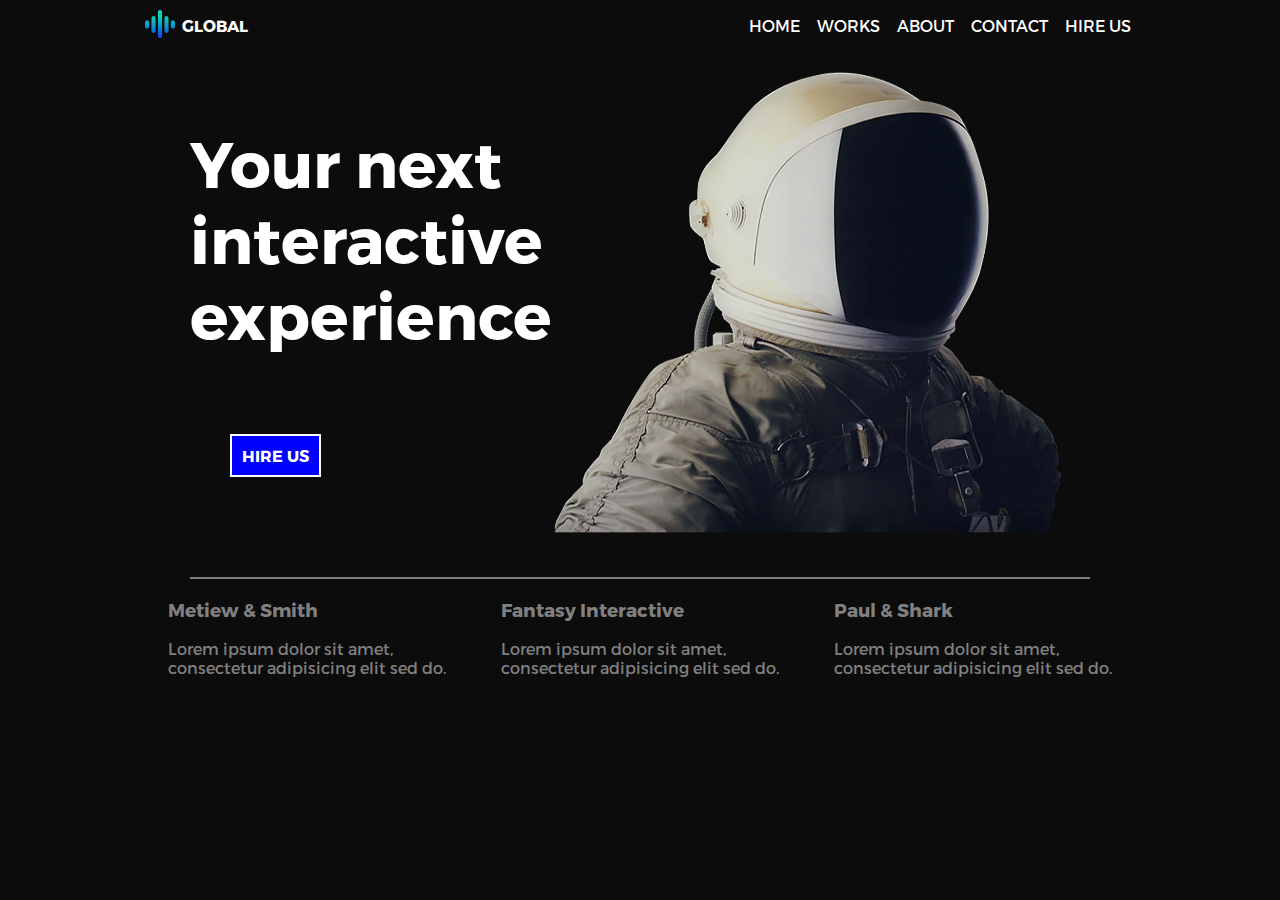
<file: Trainning_Template/global_website/index.html>
<!DOCTYPE html>
<html lang="fr">

<!--onglet-->
	<head>
		<meta charset="utf-8" />
		<link rel="stylesheet" href="style.css">
		<title>Global</title>
	</head>


	<body id="bloc_page">
<!--en-tête-->
	<header class="barre_up">
		<div id="logo">
			<a href="index.html"><img src="img/logo.png" alt="logo" id="logo_img"></a>
			<h1>Global</h1>
		</div>
		<div class="sommaire">
			<nav>
				<ul>
					<li><a href="index.html">Home</a></li>
					<li><a href="pages/1">Works</a></li>
					<li><a href="pages/2">About</a></li>
					<li><a href="pages/3">Contact</a></li>
					<li><a href="pages/4">Hire us</a></li>
				</ul>
			</nav>
		</div>
	</header>

	<section id="top_1">
		<h2>Your next <br>interactive <br>experience</h2>
		<img src="img/introduction-visual.png" alt="astronaute" class="introduction-visual">
		<a href="pages/4" class="hire_us_1">Hire us</a>
	</section>

	<footer class="1_footer">
		<div class="text_1">
		<a href="#" class="a_1">
			<h3>Metiew &amp Smith</h3>
			<p class="text_2">Lorem ipsum dolor sit amet,<br> consectetur adipisicing elit sed do.</p>
		</a></div>

		<div class="text_1">
		<a href="#" class="a_1">
			<h3>Fantasy Interactive</h3>
			<p class="text_2">Lorem ipsum dolor sit amet,<br> consectetur adipisicing elit sed do.</p>
		</a></div>

		<div class="text_1">
		<a href="#" class="a_1">
			<h3>Paul &amp Shark</h3>
			<p class="text_2">Lorem ipsum dolor sit amet,<br> consectetur adipisicing elit sed do.</p>
		</a></div>
	</footer>


	</body>

</html>
</file>
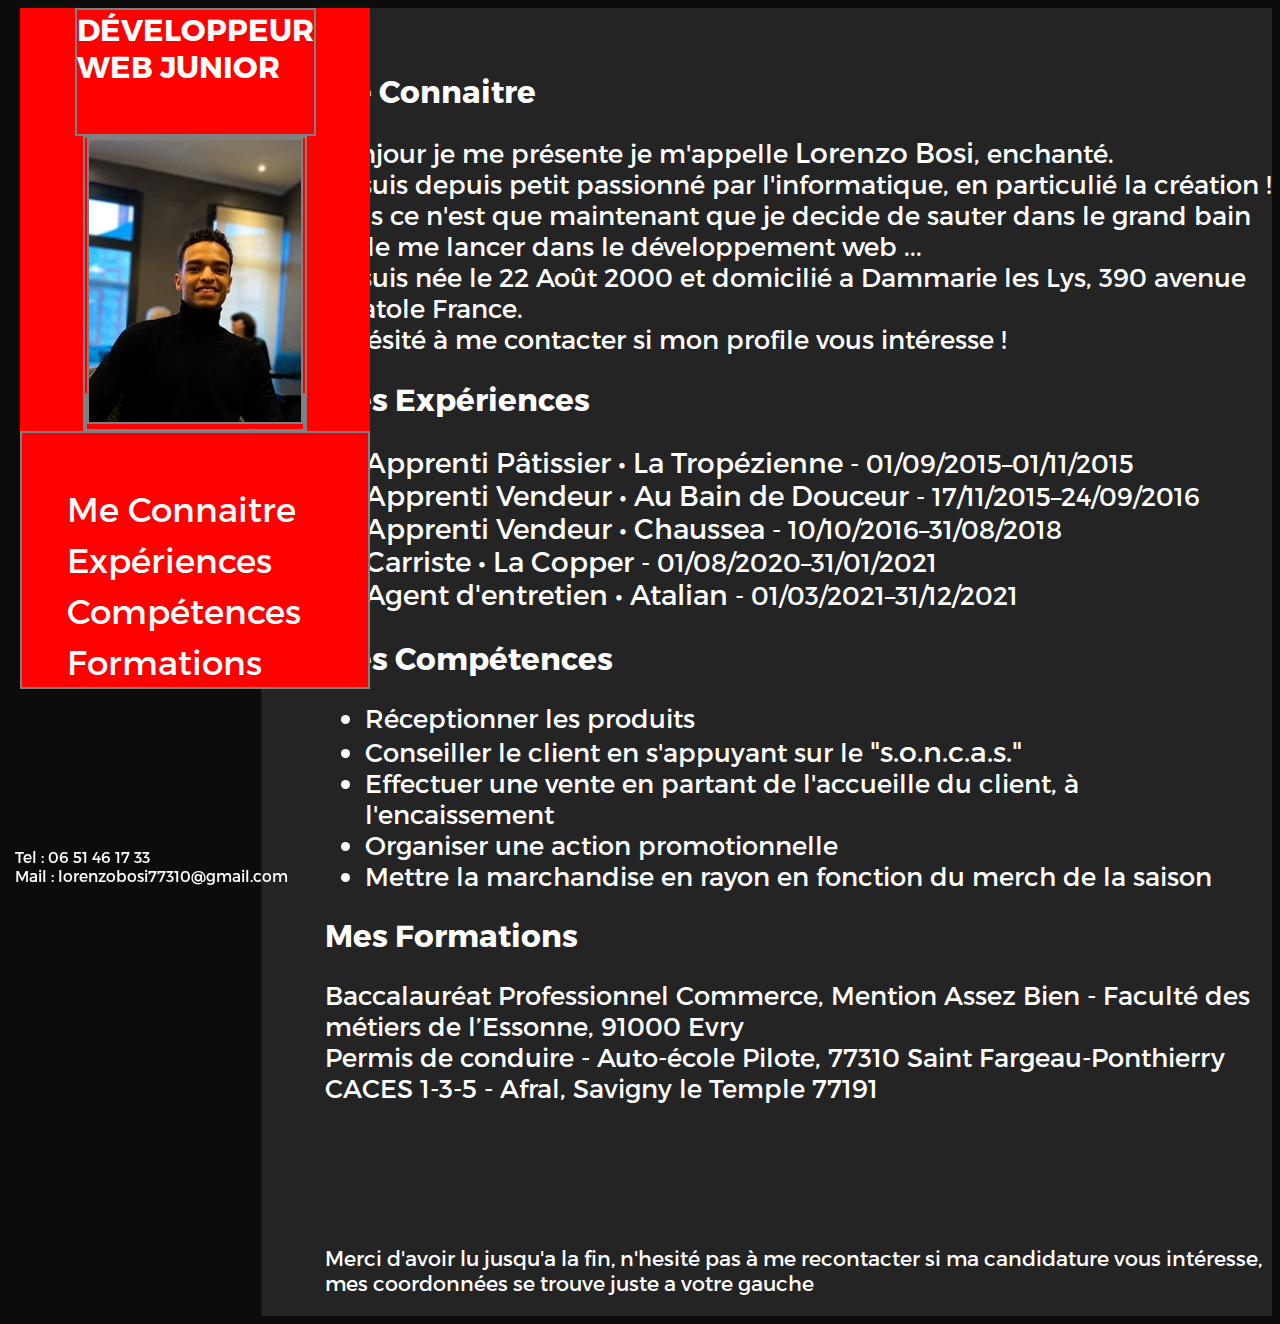
<file: CV/old_cv/cv_v3/index.html>
<!DOCTYPE html>
<html lang="fr">
    <head>
        <meta charset="utf-8" />
        <link rel="stylesheet" href="style.css" />
        <title>CV Lorenzo Bosi</title>
    </head>

    <body>
        <div id="bloc_page">
            <header>
               <h1 id="titre">Développeur <br />Web Junior</h1>
<!-- Photo -->
                <figure class="photo"><a class="photo" href="img/lorenzo_pro.jpg"><img class="photo" src="img/lorenzo_pro_mini.jpg" alt="photo de profile" /></a></figure>
            


<!--Sommaire-->
        <nav id="sommaire">
            <ul class="sommaire">
                <li class="list_sommaire"><a href="#moi">Me Connaitre</a></li>
                <li class="list_sommaire"><a href="#experience">Expériences</a></li>
                <li class="list_sommaire"><a href="#competence">Compétences</a></li>
                <li class="list_sommaire"><a href="#formation">Formations</a></li>
            </ul>
        </nav>
<!--contact-->
        <div class="contact">
            <p>Tel : 06 51 46 17 33<br />Mail : lorenzobosi77310@gmail.com</p>
        </div>
        </header>


<!-- Présentation indentité -->

        <div id="page">
        <article id="moi"> 
            <h2 class="moi">Me Connaitre</h2>
            <p class="presentation">Bonjour je me présente je m'appelle <strong>Lorenzo Bosi</strong>, enchanté.<br /> Je suis depuis petit passionné par l'informatique, en particulié la création ! Mais ce n'est que maintenant que je decide de sauter dans le grand bain et de me lancer dans le développement web ...<br />Je suis née le 22 Août 2000 et domicilié a Dammarie les Lys, 390 avenue Anatole France.<br /> N'hésité à me contacter si mon profile vous intéresse !</p>
        </article>



<!-- Experiences -->
        
            <article id="experience">
                <h2 id="titre_experience">Mes Expériences</h2>
                    <ol class="pexperience">
                        <li class="list"><strong>Apprenti Pâtissier • La Tropézienne</strong> - 01/09/2015–01/11/2015</li>
                        <li class="list"><strong>Apprenti Vendeur • Au Bain de Douceur</strong> - 17/11/2015–24/09/2016</li>
                        <li class="list"><strong>Apprenti Vendeur • Chaussea</strong> - 10/10/2016–31/08/2018</li>
                        <li class="list"><strong>Carriste • La Copper</strong> - 01/08/2020–31/01/2021</li>
                        <li class="list"><strong>Agent d'entretien • Atalian</strong> - 01/03/2021–31/12/2021</li>
                  </ol>
            </article>
        

<!--Exposition competences-->
        
            <article id="competence">
                <h2 id="titre_competence">Mes Compétences</h2>
                    <ul class="pcompetence">
                        <li class="pcompetence">Réceptionner les produits</li>
                        <li class="pcompetence">Conseiller le client en s'appuyant sur le <span class="soncas">"s.o.n.c.a.s."</span> </li>
                        <li class="pcompetence">Effectuer une vente en partant de l'accueille du client, à l'encaissement </li>
                        <li class="pcompetence">Organiser une action promotionnelle</li>
                        <li class="pcompetence">Mettre la marchandise en rayon en fonction du merch de la saison </li>
                    </ul>
                </article>
            

<!--Exposition formation-->
            <article>
                <h2 class="formation" id="formation">Mes Formations</h2>
                    <p class="pformation">Baccalauréat Professionnel Commerce, Mention Assez Bien - Faculté des métiers de l’Essonne, 91000 Evry<br />Permis de conduire - Auto-école Pilote, 77310 Saint Fargeau-Ponthierry<br />CACES 1-3-5 - Afral, Savigny le Temple 77191</p>
            </article>

            <footer>
                <p>Merci d'avoir lu jusqu'a la fin, n'hesité pas à me recontacter si ma candidature vous intéresse, mes coordonnées se trouve juste a votre gauche</p>
            </footer>
          </div>
        </div>
    </body>
</html>
</file>
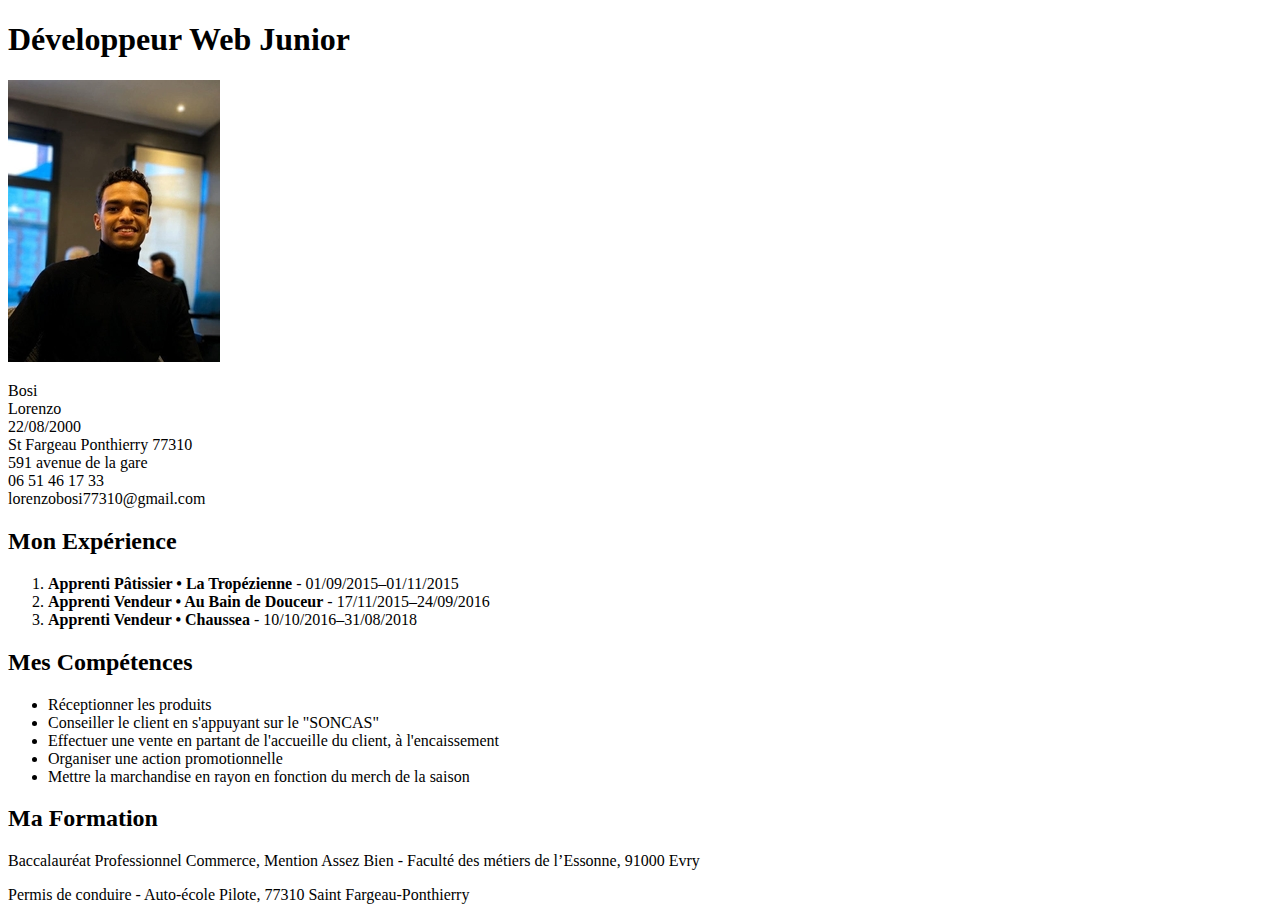
<file: CV/old_cv/cv_v1/cv_lorenzo_bosi.html>
<!DOCTYPE html>
<html>
  <head>
    <meta charset="utf-8" />
    <link rel="stylesheet" href="style.css" />
    <title>CV Lorenzo Bosi</title>
  </head>
  <body>

    <h1>Développeur Web Junior</h1>

    <p><a href="images/lorenzo_pro.jpg"><img src="images/lorenzo_pro_mini.jpg" alt="Photo de profile" /></a></p>

      <p>Bosi<br />
      Lorenzo<br />
      22/08/2000<br />
      St Fargeau Ponthierry 77310<br />
      591 avenue de la gare<br />
      06 51 46 17 33<br />
      lorenzobosi77310@gmail.com<br />
      </p>

  <h2>Mon Expérience</h2>

    <ol>
      <li><strong>Apprenti Pâtissier • La Tropézienne</strong> - 01/09/2015–01/11/2015</li>
      <li><strong>Apprenti Vendeur • Au Bain de Douceur</strong> - 17/11/2015–24/09/2016</li>
      <li><strong>Apprenti Vendeur • Chaussea</strong> - 10/10/2016–31/08/2018</li>
    </ol>

  <h2>Mes Compétences</h2>

    <ul>
      <li>Réceptionner les produits</li>
      <li>Conseiller le client en s'appuyant sur le "SONCAS" </li>
      <li>Effectuer une vente en partant de l'accueille du client, à l'encaissement </li>
      <li>Organiser une action promotionnelle</li>
      <li>Mettre la marchandise en rayon en fonction du merch de la saison </li>
    </ul>

  <h2>Ma Formation</h2>

    <p>Baccalauréat Professionnel Commerce, Mention Assez Bien - Faculté des métiers de l’Essonne, 91000 Evry</p>
    <p>Permis de conduire - Auto-école Pilote, 77310 Saint Fargeau-Ponthierry</p>

  </body>
</html>
</file>
<file: docs/css/style.css>
/******************* GENERAL ***********************/

* {
    margin: 0;
    padding: 0;
    box-sizing: border-box;
    font-family: 'Barlow Condensed', 'Playfair Display';
    font-size: 20px;
}

/******************* HEADER ***********************/

header {
    display: flex;
    justify-content: space-around;
    align-items: center;
}

header>ul {
    list-style: none;
    display: flex;
    width: 20%;
    justify-content: space-around;
}

header>nav {
    display: flex;
    width: 20%;
    justify-content: space-around;
}

header a {
    text-decoration: none;
    color: black;
    font-weight: 700;
    font-size: 25px;
    letter-spacing: 2px;
    margin: 0 20px 0 20px;
}
/******************* MAIN ***********************/

main {
    display: flex;
    flex-direction: column;
    align-items: center;
    justify-content: center;

    margin: 5%;
}

h2 {
    font-size: 1.5em;
    margin: 50px;
}

div {
    display: flex;
    flex-wrap: wrap;
    justify-content: center;
}

div img {

    border-radius: 20px;
    box-shadow: 0 5px 15px black;

    width: 350px;
    height: 200px;
}

div a {
    margin: 20px;
}
</file>
<file: CV/cv_js/style.css>
/* -----------------------Font----------------------------- */

@font-face {
    font-family: 'Walt-Disney-Script-v41';
    src:url('fonts/Walt-Disney-Script-v41.ttf.woff') format('woff'),
        url('fonts/Walt-Disney-Script-v41.ttf.svg#Walt-Disney-Script-v41') format('svg'),
        url('fonts/Walt-Disney-Script-v41.ttf.eot'),
        url('fonts/Walt-Disney-Script-v41.ttf.eot?#iefix') format('embedded-opentype'); 
    font-weight: normal;
    font-style: normal;
}

@font-face {
    font-family: 'NexaLight';
    src:url('fonts/NexaLight.ttf.woff') format('woff'),
        url('fonts/NexaLight.ttf.svg#NexaLight') format('svg'),
        url('fonts/NexaLight.ttf.eot'),
        url('fonts/NexaLight.ttf.eot?#iefix') format('embedded-opentype'); 
    font-weight: normal;
    font-style: normal;
}

/*-----------------------General---------------------------*/

*
{
	font-family: 'NexaLight';
	font-size: 1.05em;

}

body
{
	width: 100%;
	background-image: url('img/watercolor-background.jpg');

}


/*-----------Quelque regle media querie--------------*/

@media screen and (max-width: 1000px)

{
	p 
	{
		font-size: 1em;
	}
}

/* Sidenav menu */
.sidenav {
  height: 100%;
  width: 250px;
  position: fixed;
  z-index: 1;
  top: 0;
  left: -250px;
  background-color: #e8e8e8;
  padding-top: 60px;
  transition: left 0.5s ease;
}

.sidenav ul {
  list-style-type: none;
  padding: 0;
  margin: 0;
}

/* Sidenav menu links */
.sidenav a {
  padding: 8px 8px 8px 32px;
  text-decoration: none;
  font-size: 25px;
  color: #818181;
  display: block;
  transition: 0.3s;
}

.sidenav a:hover {
  color: #111;
}

/* Active class */
.sidenav.active {
  left: 0;
}

/* Close btn */
.sidenav .close {
  position: absolute;
  top: 0;
  right: 25px;
  font-size: 36px;
}
</file>
<file: CV/cv_portofolio_2023/css/style.css>
/******************* GENERAL ***********************/

* {
    margin: 0;
    padding: 0;
    box-sizing: border-box;
    font-family: 'Barlow Condensed', 'Playfair Display';
    font-size: 20px;
}

/******************* HEADER ***********************/

header {
    display: flex;
    justify-content: space-around;
    align-items: center;
}

header>ul {
    list-style: none;
    display: flex;
    width: 20%;
    justify-content: space-around;
}

header>nav {
    display: flex;
    width: 20%;
    justify-content: space-around;
}

header a {
    text-decoration: none;
    color: black;
    font-weight: 700;
    font-size: 25px;
    letter-spacing: 2px;
}
/******************* MAIN ***********************/

main {
    display: flex;
    flex-direction: column;
    align-items: center;
}

/******** PROFIL ************/
h1, h2 {
    text-align: center;
    font-weight: 700;
    letter-spacing: 2px;
}

h1 {
    margin: 90px 0 70px 0;
    font-size: 70px;
    word-spacing: 10px;
}

h2 {
    font-size: 50px;
    font-weight: 500;
    margin: 40px;
}

#presentation h3 {
    color: grey;
    font-weight: lighter;
    padding: 15px 0 15px 0;
}

main>section:nth-child(2) {
    display: flex;
    justify-content: space-around;
    flex-wrap: wrap;
    margin: 50px 0 100px 0;
}

.presentation {
    width: 300px;
}

#presentation p {
    font-weight: 600;
    line-height: 30px;
    word-spacing: 1px;
    padding-bottom: 40px;
}

#contour {
    border: 3px solid grey;
    border-radius: 325px 325px 325px 325px;
    margin: 0 30px 0 40px;
}

img[alt="photo de profil"] {
    margin: 37px 30px 30px 30px;
    border-radius: 300px 300px 300px 300px;
}

#presentation2 p {
    font-size: 50px;
    text-align: end;
}

#presentation2 h3 {
    color: grey;
    font-weight: lighter;
    padding-top: 15px;
    text-align: end;
}

#societe {
    align-self: center;
    display: flex;
    justify-content: space-around;
    width: 80%;
    margin-top: 100px;
    opacity: 0.5;
}

#presentation , #presentation2 {
    display: flex;
    flex-direction: column;
    justify-content: space-around;
}

/******** SKILLS **********/

#skills {
    width: 80%;
    border-top: 2px solid grey;
    border-bottom: 2px solid grey;
    height: 800px;

    display: flex;
    flex-direction: column;
    align-items: center;
    justify-content: space-around;
}

.skills {
    width: 100%;
    display: flex;
    justify-content: space-between;
    margin-bottom: 100px;
}

.skills>div>div {
    background-color: rgb(241, 241, 241);
    width: 200px;
    height: 275px;
    border-radius: 150px 150px 150px 150px;
    
    display: flex;
    flex-direction: column;
    justify-content: center;
    align-items: center;
}

.skills h4 {
    text-align: center;
    margin: 20px;
    font-weight: 500;
}

.skills p {
    font-size: 45px;
    margin-top: 15px;
}

.skills img {
    opacity: 0.7;
}


.skills>div>div:hover img {
    display: none;
}

.html5:hover::before {
    content: "";
    background-image: url(../img/html5.png) ; 
    width: 105px;
    height: 105px;
    background-size: contain;
}

.css:hover::before {
    content: "";
    background-image: url(../img/css-3.png) ; 
    width: 110px;
    height: 110px;
    background-size: contain;
}

.javascript:hover::before {
    content: "";
    background-image: url(../img/script-java.png) ; 
    width: 110px;
    height: 110px;
    background-size: contain;
}

.xd:hover::before {
    content: "";
    background-image: url(../img/xd.png) ; 
    width: 115px;
    height: 115px;
    background-size: contain;
}

.figma:hover::before {
    content: "";
    background-image: url(../img/figma.png) ; 
    width: 110px;
    height: 110px;
    background-size: contain;
}

.photoshop:hover::before {
    content: "";
    background-image: url(../img/photoshop.png) ; 
    width: 110px;
    height: 110px;
    background-size: contain;
}


/******** PARCOURS ********/

.parcours {
    width: 80%;
    height: 850px;
    border-bottom: 2px solid grey;

    display: flex;
    flex-direction: column;
    justify-content: space-around;
}

.parcours>div {
    height: 60%;
    margin-bottom: 50px;
    display: flex;
    justify-content: space-around;
}

.parcours>div>div {
    width: 20%;
} 

.parcours h3, .date {
    margin-bottom: 40px;
}

.parcours h3 {
    font-size: 25px;
    font-weight: 500;
}

.projets a, .date {
    text-decoration: none;
    font-style: italic;
    color: black;
}

.techno {
    color: rgb(192, 104, 4);
}

.formations {
    text-align: start;
}

.projets {
    text-align: center;
}

.experiences {
    text-align: end;
}

/********* LAST PROJECT **********/

#lastproject {
    width: 80%; 
    height: 1000px;
    border-bottom: 2px solid grey;

    display: flex;
    flex-direction: column;
    justify-content: space-around;
}

.lastproject ul {
    list-style: none;
    scroll-snap-type: y mandatory;
    overflow-x: scroll;

    display: flex;
    align-items: center;
}

.lastproject li {
    scroll-snap-align: start;
    display: flex;
    flex-direction: column;
    align-items: center;
}

.lastproject {
    margin-bottom: 100px;
}

.lastproject div {
    width: 400px;
    height: 400px;
    border-radius: 40%;
    margin: 30px;
    box-shadow: 5px 0 12px black;
}

.image1 {
    background-image: url(../img/1.jpg);
    background-size: 800px;
    background-repeat: no-repeat;
    background-position: -100px -100px;
}

.image2 {
    background-image: url(../img/10590.jpg);
    background-size: 800px;
    background-repeat: no-repeat;
    background-position: -100px -100px;
}

.image3 {
    background-image: url(../img/20943482.jpg);
    background-size: 800px;
    background-repeat: no-repeat;
    background-position: -150px -250px;
}

.image4 {
    background-image: url(../img/backend_online_2.jpg);
    background-size: 800px;
    background-repeat: no-repeat;
    background-position: -100px -150px;
}

.image5 {
    background-image: url(../img/GST\ JOS\ 462-21.jpg);
    background-size: 800px;
    background-repeat: no-repeat;
    background-position: -80px -100px;
}

.lastproject img {
    position: initial;
}

/******************* FOOTER ***********************/

footer {
    display: flex;
    flex-direction: column;
    align-items: center;
}

footer>section {
    width: 80%;
}

/******* COMMENTARY **********/

footer section>div:first-child {
    display: flex;
    flex-direction: column;
    align-items: center;
    height: 500px;
}

.commentary {
    display: flex;
    align-items: center;
    justify-content: space-between;
    margin-top: 200px;

}

.commentary p {
    font-size: 45px;
    width: 80%;
}

.name {
    margin-top: 50px;
    display: flex;
    flex-direction: column;
    align-items: center;
}

.name>p:first-child {
    font-weight: bold;
}

.name em {
    color: rgb(0, 110, 255);
}


/****** INSTA ************/

.insta {
    display: flex;
    flex-direction: column;
    align-items: center;
    justify-content: space-around;

    height: 500px;
}

.insta p {
    font-size: 40px;
    font-weight: 300;
}

.insta>div {
    display: flex;
    justify-content: center;
}

.insta>div>div {
    width: 280px;
    height: 280px;
    margin: 2px;
    background-color: black;
}

.photo1 {
    background-image: url(../img/dessin\ 6\ -\ moi\ 1\ finale.png);
    background-size: 350px;
    background-position: -50px;
}

.photo2 {
    background-image: url(../img/dessin7\ -\ fumikage.jpg);
    background-size: cover;
    background-repeat: no-repeat;
    background-position: 0px -60px;
}

.photo3 {
    background-image: url(../img/dessin5\ -\ PROBA.png);
    background-size: cover;
    background-repeat: no-repeat;
    background-position: 0px 0px;
}

.photo4 {
    background-image: url(../img/dessinn\ 4\ -\ zoro\ .png);
    background-size: 380px;
    background-position: -50px;
}

.photo5 {
    background-image: url(../img/dessin2-Fire\ man.png);
    background-size: 395px;
    background-position: -20px;
}

/***** CERCLE ******/

.cercle {
    height: 700px;
    display: flex;
    justify-content: center;
    align-items: center;
    border-bottom: 2px solid grey;
}

.cercle>div {
    width: 450px;
    height: 450px;
    border: 6px dotted rgba(0, 0, 0, 0.11);
    border-radius: 50%;

    display: flex;
    flex-direction: column;
    justify-content: space-around;

    padding: 40px 100px 60px 140px;
}

.cercle p {
    opacity: 0.5;
}

.cercle h4 {
    font-size: 80px;
    font-weight: 400;
    line-height: 70px;
}

/******* MENTION LEGAL *********/

.mention_legal {
    height: 150px;
    display: flex;
    justify-content: space-around;
    align-items: center;
}

.mention_legal ul, .mention_legal p {
    width: 20%;
    list-style: none;
    display: flex;
    justify-content: space-around;
}
</file>
<file: Games_Web/MasterMindV1/style.css>
* {
    padding: 0;
    margin: 0;
    box-sizing: border-box;

    /* border : 1px solid black; */
}

body {
    background-color: black;

    display: flex;
    justify-content: center;
    align-items: center;
}

main {
    background-color: rgb(222, 222, 222);
    margin: 50px 50px 50px 50px;
    padding: 20px 20px 20px 20px;
    width: 400px;
    height: 700px;
    border-radius: 20px;

    display: flex;
    flex-direction: column;
    justify-content: space-around;
    align-items: center;
}

/* ************    EN TETE    *************** */

#codeSecret {
    display: flex;
    justify-content: space-around;
    align-items: center;

    width: 80%;
    height: 75px;
}

#rond1, #rond2, #rond3, #rond4 {
    background-color: grey;
    border-radius: 50%;

    width: 50px;
    height: 50px;
}

#codeSecretCache {
    width: 80%;
    height: 75px;
    background-color: rgb(35, 35, 35);

    position: relative;
    top: 58px;
}


/* ************  PROPOSITION   *************** */

#proposition {
    background-color: rgb(161, 161, 161);
    padding: 5px 5px 5px 5px;
    height: 500px;
    width: 100%;

    display: flex;
    flex-direction: column;
    justify-content: space-around;
}

.essai {
    height: 75px;

    display: flex;
    justify-content: space-around;
    align-items: center;
}

p {
    font-size: 20px;
}

.essai>div:last-child {
    width: 40px;
    border: 0px;
}

.essai>div:nth-child(2) {
    width: 400px;
    display: flex;
    justify-content: space-around;
    align-items: center;
}

.essai>div {
    display: flex;
    justify-content: space-between;
}

.rond {
    background-color: rgb(23, 23, 23);
    border-radius: 50%;

    width: 50px;
    height: 50px;
}

.rondPetit {
    background-color: grey;
    border-radius: 50px;

    width: 7px;
    height: 7px;
}


/* ************  BOUTON   *************** */

#boutons {
    background-color: rgb(68, 68, 68);
    height: 75px;
    width: 80%;

    display: flex;
    justify-content: space-around;
    align-items: center;
}

#play, #reset {
    height: 55%;
    width: 35%;
}
</file>
<file: Games_Web/MasterMindV2/style.css>
* {
    padding: 0;
    margin: 0;
    box-sizing: border-box;

    font-family: 'Segoe UI', Tahoma, Geneva, Verdana, sans-serif;
    text-transform: uppercase;

    /* border : 1px solid black; */
}

/* --------------- DISPOSITION BODY --------------------- */

body {
    background-color: #1E1E1E;

    display: flex;
    align-items: center;
    justify-content: center;

    padding: 10px;
}

header, section {
    background-color: rgb(255, 255, 255, 2%);
    /* opacity: 0.2; */

    width: 250px;
    height: 750px;

    border-radius: 30px;

}

section {
    margin-right: 30px;
}

main {
    background-color: #B7B7B7;

    margin: 30px;

    width: 550px;
    height: 850px;

    border-radius: 30px;
}

footer {
    background-color: rgb(255, 255, 255, 2%);
    /* opacity: 0.2; */

    width: 70px;
    height: 400px;

    border-radius: 30px;
}

/* -------------------- HEADER ------------------------ */

header {
    display: flex;
    flex-direction: column;
    justify-content: space-between;
    align-items: center;
    padding: 20px;
}

header>div {
    width: 200px;
    height: 150px;

    display: flex;
    flex-direction: column;
    align-items: center;
}

header>div>p {
    color: #707070;
    margin: 10px;
}

header input {
    height: 30px;
    border-radius: 12px;
    background-color: rgb(255, 255, 255, 13%);
    text-align: center;
    border: 0;
    color: #FFFFFF;
}
/* ---------------- a faire dans js ? -------------------- */
header>div:nth-child(2) {
    justify-content: space-around;
}

header button {     
    background-color: rgb(255, 255, 255, 13%);
    border: 0;
    height: 70px;
    width: 100px;

    border-radius: 20px;
}

header button:hover {     
    background-color: rgb(255, 255, 255, 13%);
    border: 0;
    height: 80px;
    width: 110px;

    box-shadow: 0px 0px 10px white;

}
/* ---------------------------------------------------- */
header svg {
    position: relative;
    left: 5px;
}

#maxScore {
    display: flex;
    align-self: center;
    justify-content: flex-end;
}

#maxScore input {
    margin: 10px;
    color: #FFFFFF;
    text-align: center;
}


/* -------------------- MAIN ------------------------ */

main {
    display: flex;
    flex-direction: column;
    justify-content: space-between;
    align-items: center;
    padding: 20px;

    position: relative;
}

#codeSecret {
    width: 370px;
    height: 70px;

    border-radius: 20px;
    background-color: #3D3D3D;

    border: white 2px solid;

    display: flex;
    justify-content: center;
    align-items: center;
}

#cacheCodeSecret>.rondCacheCodeSecret {
    background-color: #3D3D3D;

    border: white 1px solid;
}

#compteur {
    width: 60px;
    height: 60px;

    margin-left: 20px;
    margin-right: 25px;

    border-radius: 50px;
    background-color: #616161;

    position: relative;

    display: flex;
    justify-content: space-between;
    align-items: center;
    padding: 5px;

}

#compteurNumber, #compteurFixe {
    width: 20px;
    height: 30px;

    text-align: center;
    font-size: 30px;

    position: relative;
}

#compteurNumber {
    bottom: 30%;
    left: 2%;
    width: 50%;
    color: #A4A4A4;
}

#compteurFixe {
    left: 0%;
    top: 5%;
    width: 50%;
    color: #A4A4A4;
}

#slash {
    position: absolute;
    top: 12%;
    left: 50%;
    width: 0;
    height: 80%;
    border-left: 1px solid #A4A4A4;
    border-top: 1px solid #A4A4A4;
    transform: rotate(45deg);
}

main>p {
    width: 400px;
    height: 50px;

    position: relative;

    right: 50px;

    color: #1E1E1E;
    text-transform: initial;

    text-align: center;
    font-size: 30px;
}

main>div {
    width: 500px;
    height: 70px;

    display: flex;
    align-items: center;
    justify-content: space-around;
}

.proposition{
    width: 370px;
    height: 70px;

    border-radius: 20px;
    background-color: #646464;

    display: flex;
    justify-content: center;
    align-items: center;
}


.rond, .rondSecret, .rondCacheCodeSecret {
    width: 60px;
    height: 60px;

    border-radius: 50px;
    background-color: #3D3D3D;

    margin-left: 8px;
    margin-right: 8px;
}

.rondSecret {
    border: white 2px solid;
}

.information {
    width: 100px;
    height: 40px;

    display: flex;
    justify-content: center;
    align-items: center;
}

.rondPetit {
    width: 20px;
    height: 20px;

    border-radius: 50px;
    background-color: #3D3D3D;

    margin-left: 2px;
    margin-right: 2px;
}

#barreBouton {
    width: 400px;
    height: 60px;

    display: flex;
    justify-content: center;
}

#play, #reset {
    width: 60px;
    height: 60px;
    border: 0;

    border-radius: 50px;
    display: flex;
    justify-content: center;
    align-items: center;

    background-color: #FFFFFF;

    margin-left: 20px;
    margin-right: 20px;
}

#play svg {
    position: relative;
    left: 3px;
}

#play:hover, #reset:hover {
    width: 65px;
    height: 65px;
    box-shadow: 0 0 10px black;
}





/* -------------------- SECTION ------------------------ */

section {
    display: flex;
    flex-direction: column;
    justify-content: space-between;
    align-items: center;
    padding: 20px;
}


section p {
    color: #707070;
}

section>label {
    width: 200px;
    height: 40px;
    color: #FFFFFF;
    text-align: center;

    background-color: rgb(255, 255, 255, 13%);

    border-radius: 15px;
}

/* -------------------- FOOTER ------------------------ */

footer {
    display: flex;
    flex-direction: column;
    justify-content: center;
    align-items: center;

    /* padding: 20px; */
}


footer>div {
    width: 60px;
    height: 60px;

    margin-top: 5px;
    margin-bottom: 5px;

    border-radius: 60px;
}

footer>div:first-child {
    background-color: rgb(36, 64, 106);
    /* blue foncé*/
}
footer>div:first-child:hover {
    background-color: rgb(82, 136, 216);
    /* blue */
}

/* footer>div:first-child:hover {
    box-shadow: 0 0 10px rgb(130, 180, 255);;
    /* background-color: rgb(82, 136, 216); */
    /* blue */
/* } */

footer>div:nth-child(2) {
    background-color: rgb(118, 34, 34);
    /* red foncé*/
}
footer>div:nth-child(2):hover {
    background-color: rgb(216, 82, 82);
    /* red */
}


footer>div:nth-child(3) {
    background-color: rgb(25, 118, 34);
    /* green foncé*/
}
footer>div:nth-child(3):hover {
    background-color: rgb(82, 216, 95);
    /* green */
}


footer>div:nth-child(4) {
    background-color: rgb(126, 129, 31);
    /* yellow foncé*/
}
footer>div:nth-child(4):hover {
    background-color: rgb(212, 216, 82);
    /* yellow */
}


footer>div:last-child {
    background-color: rgb(111, 32, 133);
    /* purple foncé*/
}
footer>div:last-child:hover {
    background-color: rgb(186, 82, 216);
    /* purple */
}


#cacheCodeSecret {
    position : absolute;

    top: 20px;
    left: 27px;

    width: 380px;
    height: 70px;

    border-radius: 20px;
    background-color: #3D3D3D;

    border: white 2px solid;

    display: flex;
    justify-content: center;
    align-items: center;
}
</file>
<file: Games_Web/puissance4-V1/style.css>
* {
    margin: 0;
    padding: 0;
    box-sizing: border-box;
}

body {
    padding: 30px;
}

main {
    display: flex;
}

.rondBlanc {
    width: 50px;
    height: 50px;
    border-radius: 50px;
    background-color: white;
    margin: 2px;
}

.proposition {
    width: 50px;
    height: 50px;
    border-radius: 50px;
    border: dotted;
    background-color: white;
    margin: 2px;
}

.fondBleu {
    background-color: blue;
    padding: 3px;
}
</file>
<file: Trainning_Template/global_website/style.css>
/* ---------------------font--------------------*/

@font-face {
    font-family: 'Montserrat';
    src: url('fonts/Montserrat-Black.eot');
    src: local('☺'), url('fonts/Montserrat-Black.woff') format('woff'), url('fonts/Montserrat-Black.ttf') format('truetype'), url('fonts/Montserrat-Black.svg') format('svg');
    font-weight: 900;
    font-style: normal;
}

@font-face {
    font-family: 'Montserrat';
    src: url('fonts/Montserrat-Bold.eot');
    src: local('☺'), url('fonts/Montserrat-Bold.woff') format('woff'), url('fonts/Montserrat-Bold.ttf') format('truetype'), url('fonts/Montserrat-Bold.svg') format('svg');
    font-weight: 700;
    font-style: normal;
}

@font-face {
    font-family: 'Montserrat';
    src: url('fonts/Montserrat-Regular.eot');
    src: local('☺'), url('fonts/Montserrat-Regular.woff') format('woff'), url('fonts/Montserrat-Regular.ttf') format('truetype'), url('fonts/Montserrat-Regular.svg') format('svg');
    font-weight: 400;
    font-style: normal;
}

@font-face {
    font-family: 'Montserrat';
    src: url('fonts/Montserrat-Light.eot');
    src: local('☺'), url('fonts/Montserrat-Light.woff') format('woff'), url('fonts/Montserrat-Light.ttf') format('truetype'), url('fonts/Montserrat-Light.svg') format('svg');
    font-weight: 300;
    font-style: normal;
}

/* ---------------------General---------------------- */

body
{
    background-color: #0c0c0c
}

*
{
	font-family: 'Montserrat','Montserrat-Light','Montserrat-Regular','Montserrat-Bold','Montserrat-Black';
	color: white;
}

#bloc_page
{
    width: 100%;
    margin: auto;
}


a
{
    text-decoration: none;
}

/* -----------------menu top--------------------- */
#logo
{
    display: flex;
    width: 1000px;
    padding: 5px;
    margin: auto;
}

#logo_img
{
    width: auto;
    margin-top: 5px;
    margin-right: 7px;
}

h1
{
    font-weight: bold;
    font-size: 1em;
    text-transform: uppercase;
    float: right;
    width: auto;
}

header
{
    display: flex;
    flex-direction: row;
    flex-wrap: nowrap;
    justify-content: flex-start;
    align-items: center;
    width: 1000px;
    margin: auto;
}

.sommaire
{
    display: flex;
}

ul
{
    display: flex;
    flex-direction: row;
    justify-content: space-around;
    width: 400px;
    list-style-type: none;
    text-transform: uppercase;
}

/* ------------centre de la page---------------- */
#top_1
{
    display: flex;
    width: 900px;
    margin: auto;
    border-bottom: 2px grey solid;
    padding-top: 20px;
    flex-direction: row;
    flex-wrap: wrap;
}

h2
{
    font-size: 4em;   
    float: left;
    font-family:'Montserrat-Bold'
    font-weight: 900;
    order: 1;
    display: inline-block;
}

.hire_us_1
{
    order: 3;
    padding: 10px;
    margin-left: 100px;
    background-color: blue;
    display: inline-block;
    position: relative;
    right: 60px; 
    bottom: 100px;
    border: 2px white solid;
    font-weight: bolder;
    text-transform: uppercase;
}

.introduction-visual
{
    float: right;
    order: 2;
    display: inline-block;
}

/* -------------------bas de la page------------------ */
footer
{
    width: 1000px;
    margin: auto;
    display: flex;
    flex-direction: row;
    justify-content: space-around;
}

.text_2:hover
{
    text-decoration: none;
    color: white;
}

.text_2
{
    text-decoration: none;
    color: grey;
}

h3:hover
{
    text-decoration: none;
    color: white;
}

h3
{
    text-decoration: none;
    color: grey;
}
</file>
<file: CV/old_cv/cv_v3/style.css>
/* --------------Font---------------- */

@font-face 
{
    font-family: 'Montserrat';
    src: url('fonts/Montserrat-Black.eot');
    src: local('☺'), url('fonts/Montserrat-Black.woff') format('woff'), url('fonts/Montserrat-Black.ttf') format('truetype'), url('fonts/Montserrat-Black.svg') format('svg');
    font-weight: 900;
    font-style: normal;
}

@font-face 
{
    font-family: 'Montserrat';
    src: url('fonts/Montserrat-Bold.eot');
    src: local('☺'), url('fonts/Montserrat-Bold.woff') format('woff'), url('fonts/Montserrat-Bold.ttf') format('truetype'), url('fonts/Montserrat-Bold.svg') format('svg');
    font-weight: 700;
    font-style: normal;
}

@font-face 
{
    font-family: 'Montserrat';
    src: url('fonts/Montserrat-Regular.eot');
    src: local('☺'), url('fonts/Montserrat-Regular.woff') format('woff'), url('fonts/Montserrat-Regular.ttf') format('truetype'), url('fonts/Montserrat-Regular.svg') format('svg');
    font-weight: 400;
    font-style: normal;
}

@font-face 
{
    font-family: 'Montserrat';
    src: url('fonts/Montserrat-Light.eot');
    src: local('☺'), url('fonts/Montserrat-Light.woff') format('woff'), url('fonts/Montserrat-Light.ttf') format('truetype'), url('fonts/Montserrat-Light.svg') format('svg');
    font-weight: 300;
    font-style: normal;
}

/*--------------------General------------------------*/

*
{
	font-size: 1.1em;
	font-family: 'Montserrat','Montserrat-Light','Montserrat-Regular','Montserrat-Bold','Montserrat-Black';
	color: white; 
}

body
{
	background-color: #0c0c0c;
}

#bloc_page
{
	width: 100%;
	display: flex;
}

a
{
	text-decoration: none;
}

#page
{
	margin-left: 20%;
	border-left: 1px blue solid;
	background-color: #242424;
	padding-left:5%;
	padding-top: 3%;
	float: right;
}

h2
{
	font-size: 1.2em;
}

strong
{
	font-weight: normal;
}

/*--------------------Onglet Gauche------------------------*/
header
{
	background-color: red;
	float: left;
	display: flex;
	flex-direction: column;
	position: fixed;
	left: 20px;
	width: 350px;
}

#titre
{
	font-size: 1.3em;
	border: 2px grey solid;
	margin: auto;
	padding-bottom: 50px;
	text-transform: uppercase;
}

#titre:hover
{
	font-size: 1.4em;
	color: grey;
}

.photo
{
	border: 2px grey solid;
	margin: auto;
}

.sommaire
{
	list-style-type: none;
	border: 2px grey solid;
	margin: auto;
	padding-top: 50px;
}

.list_sommaire
{
	padding: 5px;
}

.contact
{
	font-size: 0.6em;
	position: fixed;
	left: 15px;
	bottom: 0px;
}
/*--------------------Me connaitre------------------------*/

.presentation
{
	font-size: 1em;
	font-weight: normal;
	text-transform: none;
	text-decoration: none;
}

/*--------------------Experience------------------------*/

.list
{
	font-size: 0.9em;
}

/*--------------------Competence------------------------*/

.pcompetence
{
	font-size: 1em;
}

/*--------------------Formation------------------------*/

.pformation
{
	font-size: 1em;
}

/*--------------------Footer------------------------*/

footer
{
	margin-top: 15%;
	font-size: 0.8em;
}
</file>
<file: CV/old_cv/cv_v1/style.css>
{
font-style: "Calibri Light"
}
</file>
